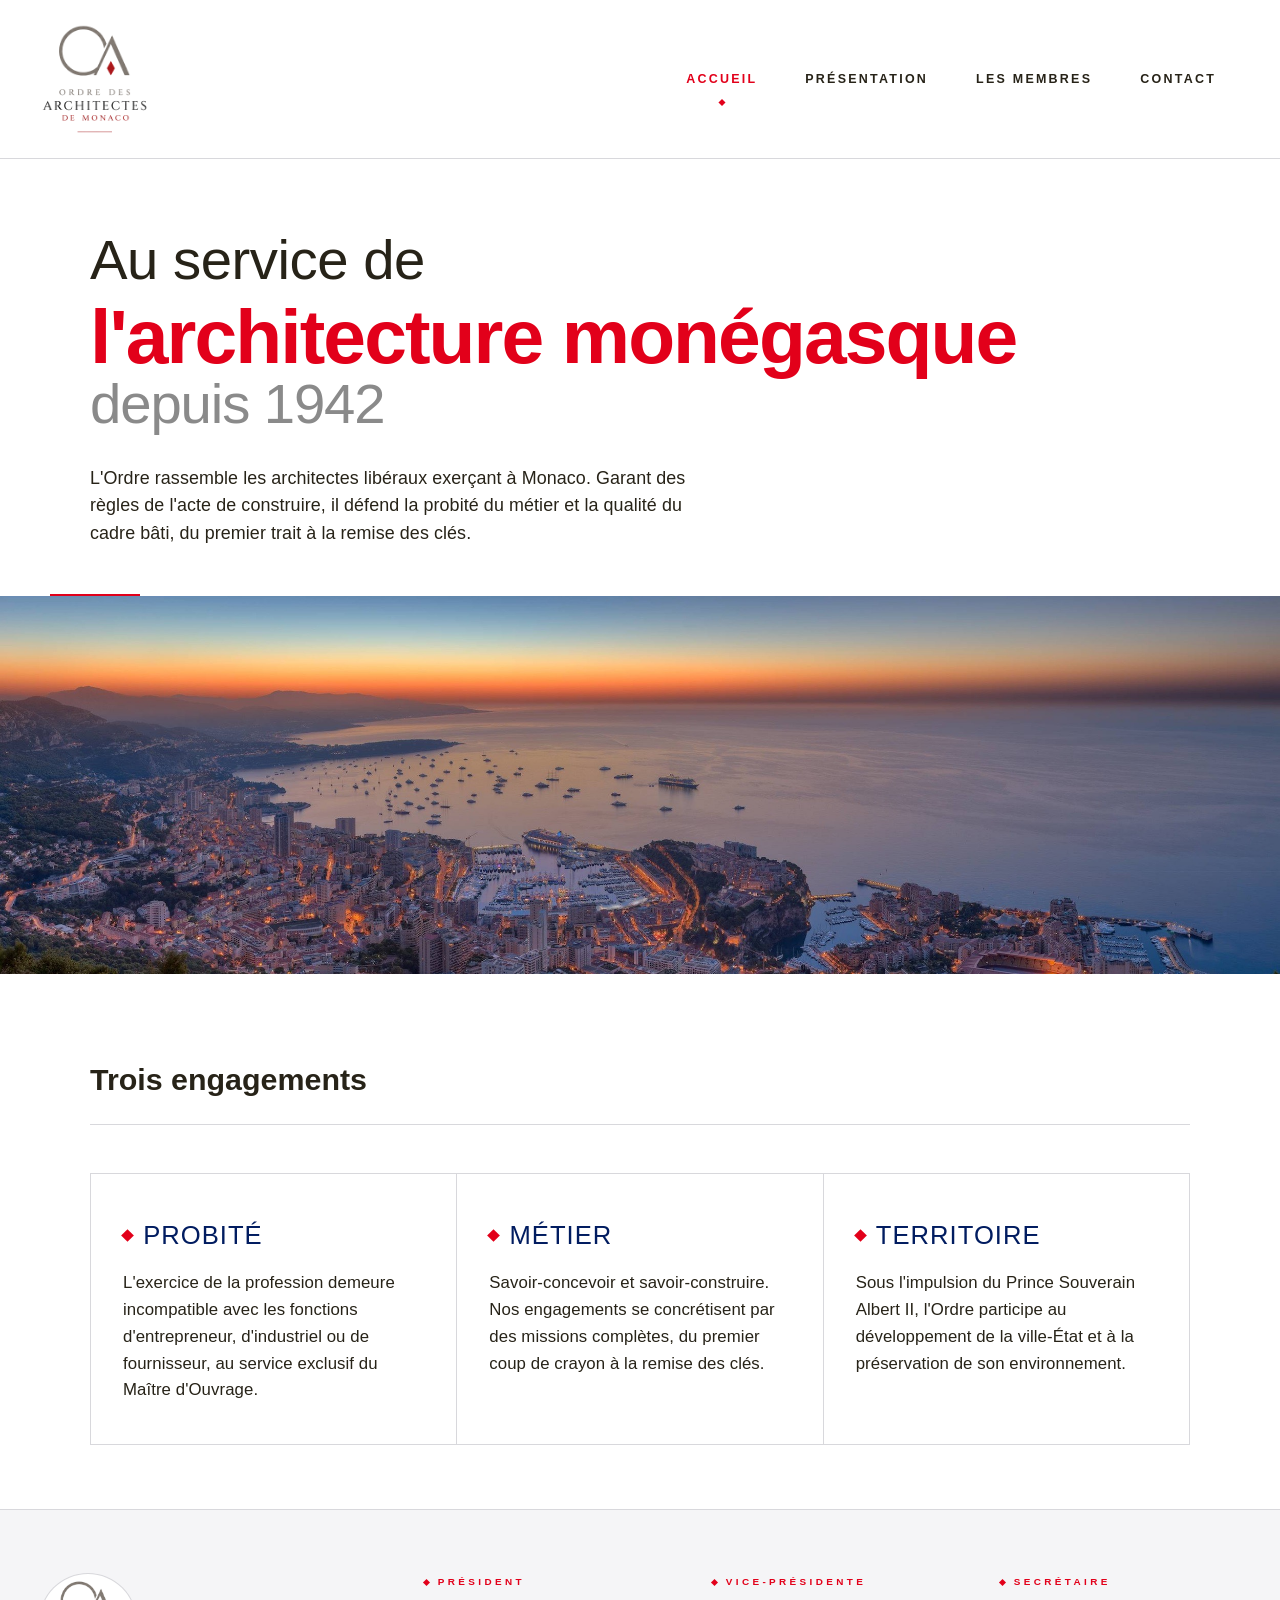
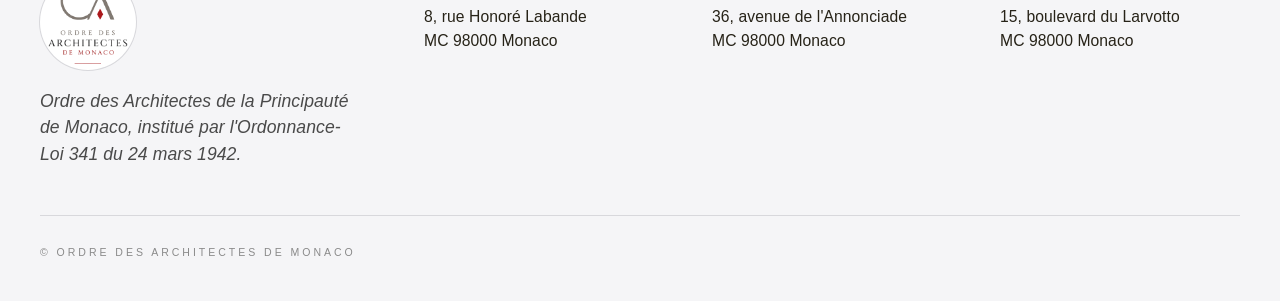
<file: index.html>
<!doctype html>
<html lang="fr">
<head>
  <meta charset="utf-8" />
  <meta name="viewport" content="width=device-width, initial-scale=1" />
  <title>Ordre des Architectes de Monaco</title>
  <meta name="description" content="Conseil de l'Ordre des Architectes de la Principauté de Monaco, institué par l'Ordonnance-Loi 341 du 24 mars 1942." />
  <link rel="icon" type="image/png" href="images/logo.png" />
  <link rel="stylesheet" href="styles.css" />
</head>
<body>

  <header class="site-header">
    <div class="header-inner">
      <a href="index.html" class="header-logo" aria-label="Accueil · Ordre des Architectes de Monaco">
        <img src="images/logo.png" alt="Logo de l'Ordre des Architectes de Monaco">
      </a>
      <nav class="site-nav" aria-label="Navigation principale">
        <ul>
          <li><a href="index.html" class="is-active">Accueil</a></li>
          <li><a href="presentation.html">Présentation</a></li>
          <li><a href="membres.html">Les Membres</a></li>
          <li><a href="contact.html">Contact</a></li>
        </ul>
      </nav>
    </div>
  </header>

  <main>

    <!-- HERO ============================================ -->
    <section class="home-hero">
      <div class="home-hero__inner">
        <h1 class="home-hero__title">
          <span class="home-hero__title-line1">Au service de</span>
          <span class="home-hero__title-line2">l'architecture monégasque</span>
          <span class="home-hero__title-since">depuis 1942</span>
        </h1>
        <p class="home-hero__lede">
          L'Ordre rassemble les architectes libéraux exerçant à Monaco. Garant des règles de l'acte de construire, il défend la probité du métier et la qualité du cadre bâti, du premier trait à la remise des clés.
        </p>
      </div>
      <figure class="home-hero__image">
        <img src="images/hero-monaco.jpg" alt="Vue de la Principauté de Monaco au crépuscule">
      </figure>
    </section>

    <!-- PILLARS ============================================ -->
    <section class="home-pillars">
      <header class="section-head">
        <h2 class="section-head__title">Trois&nbsp;engagements</h2>
      </header>

      <div class="pillar-grid">
        <article class="pillar">
          <h3 class="pillar__title"><span class="pillar__mark" aria-hidden="true"></span>Probité</h3>
          <p class="pillar__body">L'exercice de la profession demeure incompatible avec les fonctions d'entrepreneur, d'industriel ou de fournisseur, au service exclusif du Maître d'Ouvrage.</p>
        </article>

        <article class="pillar">
          <h3 class="pillar__title"><span class="pillar__mark" aria-hidden="true"></span>Métier</h3>
          <p class="pillar__body">Savoir-concevoir et savoir-construire. Nos engagements se concrétisent par des missions complètes, du premier coup de crayon à la remise des clés.</p>
        </article>

        <article class="pillar">
          <h3 class="pillar__title"><span class="pillar__mark" aria-hidden="true"></span>Territoire</h3>
          <p class="pillar__body">Sous l'impulsion du Prince Souverain Albert&nbsp;II, l'Ordre participe au développement de la ville-État et à la préservation de son environnement.</p>
        </article>
      </div>
    </section>

  </main>

  <footer class="site-footer">
    <div class="footer-inner">
      <div class="footer-grid">
        <div class="footer-brand">
          <span class="footer-brand__logo"><img src="images/logo.png" alt="Logo de l'Ordre des Architectes de Monaco"></span>
          Ordre des Architectes de la Principauté de Monaco, institué par l'Ordonnance-Loi 341 du 24 mars 1942.
        </div>
        <div class="footer-block">
          <h5>Président</h5>
          <p>8, rue Honoré Labande<br>MC&nbsp;98000 Monaco</p>
        </div>
        <div class="footer-block">
          <h5>Vice-présidente</h5>
          <p>36, avenue de l'Annonciade<br>MC&nbsp;98000 Monaco</p>
        </div>
        <div class="footer-block">
          <h5>Secrétaire</h5>
          <p>15, boulevard du Larvotto<br>MC&nbsp;98000 Monaco</p>
        </div>
      </div>
      <div class="footer-base">
        <span>© Ordre des Architectes de Monaco</span>
      </div>
    </div>
  </footer>

</body>
</html>
</file>
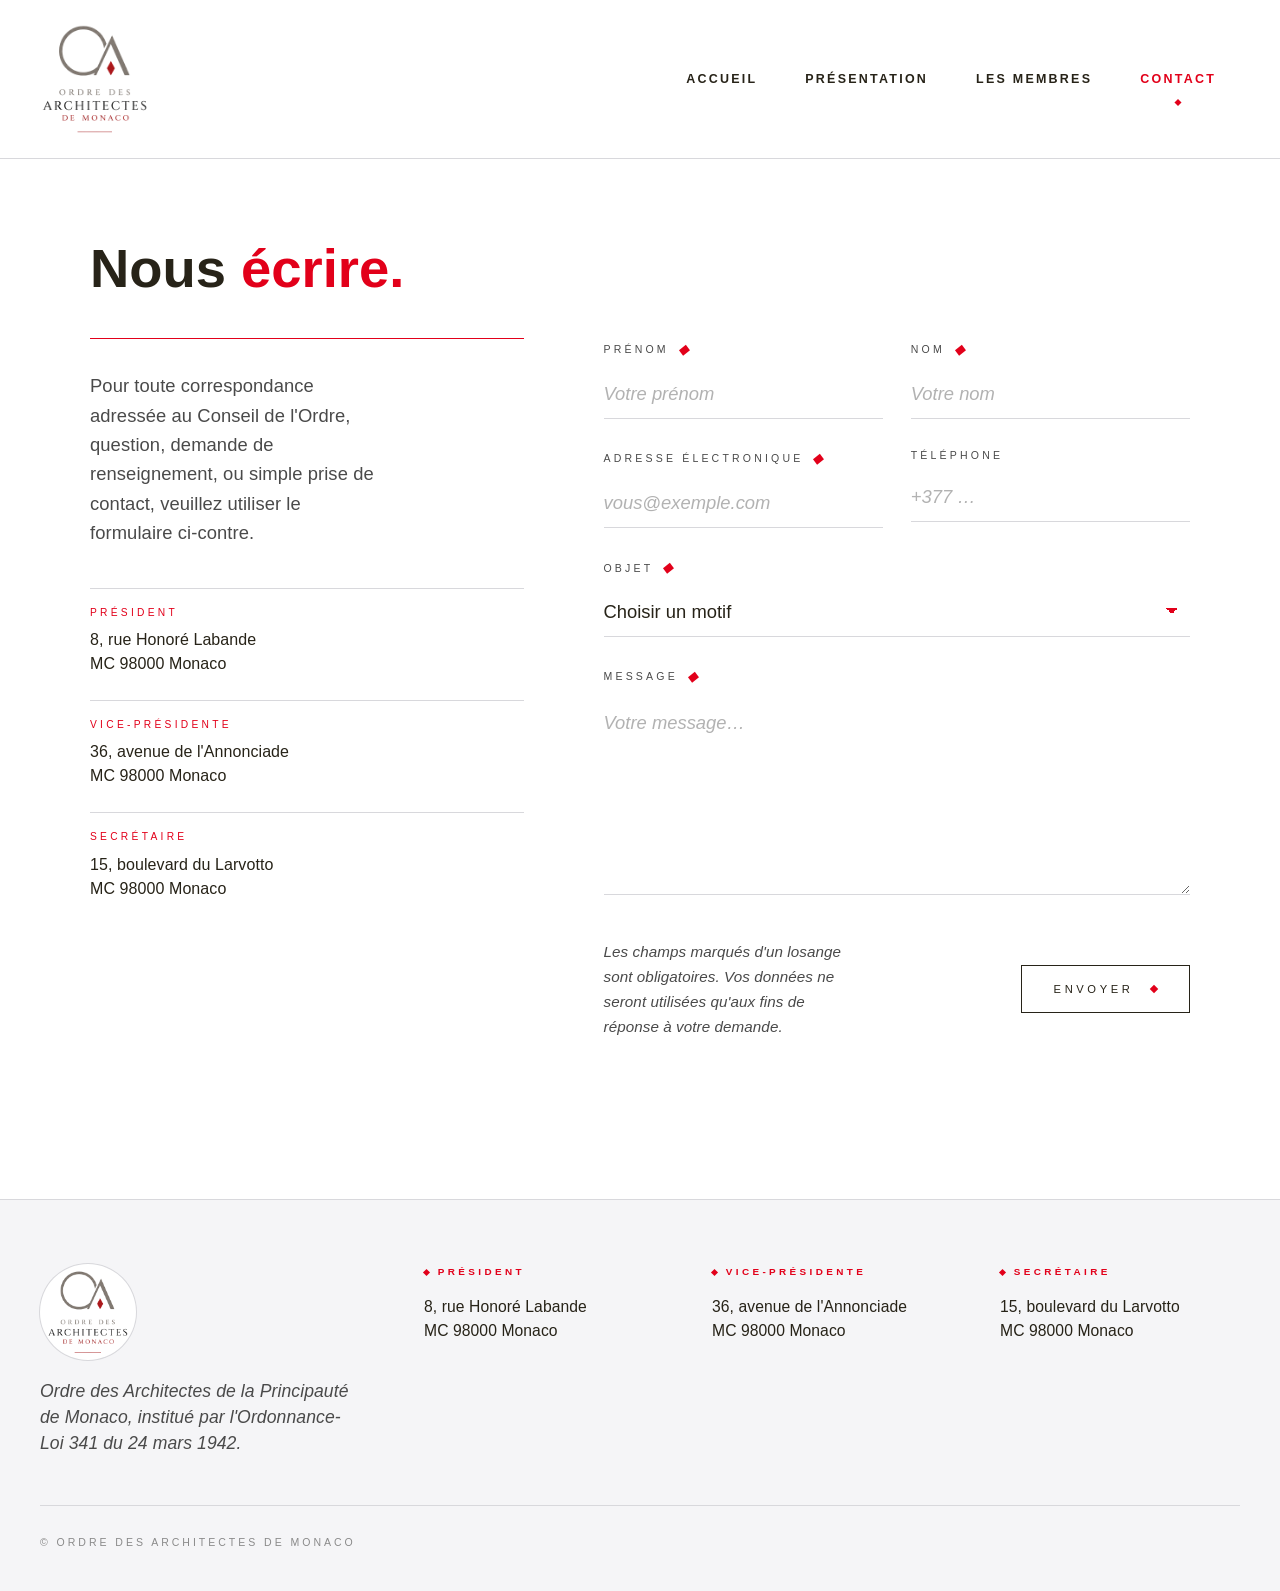
<file: contact.html>
<!doctype html>
<html lang="fr">
<head>
  <meta charset="utf-8" />
  <meta name="viewport" content="width=device-width, initial-scale=1" />
  <title>Contact · Ordre des Architectes de Monaco</title>
  <link rel="icon" type="image/png" href="images/logo.png" />
  <link rel="stylesheet" href="styles.css" />
</head>
<body>

  <header class="site-header">
    <div class="header-inner">
      <a href="index.html" class="header-logo" aria-label="Accueil · Ordre des Architectes de Monaco">
        <img src="images/logo.png" alt="Logo de l'Ordre des Architectes de Monaco">
      </a>
      <nav class="site-nav" aria-label="Navigation principale">
        <ul>
          <li><a href="index.html">Accueil</a></li>
          <li><a href="presentation.html">Présentation</a></li>
          <li><a href="membres.html">Les Membres</a></li>
          <li><a href="contact.html" class="is-active">Contact</a></li>
        </ul>
      </nav>
    </div>
  </header>

  <main>
    <article class="page">

      <header>
        <h1 class="page-title">Nous <em>écrire.</em></h1>
      </header>

      <section class="contact">

        <aside class="contact__aside">
          <p>Pour toute correspondance adressée au Conseil de l'Ordre, question, demande de renseignement, ou simple prise de contact, veuillez utiliser le formulaire ci-contre.</p>

          <ul class="contact-coords">
            <li>
              <h4>Président</h4>
              <p>8, rue Honoré Labande<br>MC&nbsp;98000 Monaco</p>
            </li>
            <li>
              <h4>Vice-présidente</h4>
              <p>36, avenue de l'Annonciade<br>MC&nbsp;98000 Monaco</p>
            </li>
            <li>
              <h4>Secrétaire</h4>
              <p>15, boulevard du Larvotto<br>MC&nbsp;98000 Monaco</p>
            </li>
          </ul>
        </aside>

        <form class="form" action="#" method="post" novalidate>

          <div class="field--inline">
            <div class="field">
              <label for="prenom">Prénom <span class="req" aria-hidden="true">◆</span></label>
              <input class="input" type="text" id="prenom" name="prenom" placeholder="Votre prénom" required>
            </div>
            <div class="field">
              <label for="nom">Nom <span class="req" aria-hidden="true">◆</span></label>
              <input class="input" type="text" id="nom" name="nom" placeholder="Votre nom" required>
            </div>
          </div>

          <div class="field--inline">
            <div class="field">
              <label for="email">Adresse électronique <span class="req" aria-hidden="true">◆</span></label>
              <input class="input" type="email" id="email" name="email" placeholder="vous@exemple.com" required>
            </div>
            <div class="field">
              <label for="telephone">Téléphone</label>
              <input class="input" type="tel" id="telephone" name="telephone" placeholder="+377 …">
            </div>
          </div>

          <div class="field">
            <label for="objet">Objet <span class="req" aria-hidden="true">◆</span></label>
            <select class="select" id="objet" name="objet" required>
              <option value="" disabled selected>Choisir un motif</option>
              <option value="renseignement">Demande de renseignement</option>
              <option value="projet">Projet en Principauté</option>
              <option value="presse">Presse &amp; communication</option>
              <option value="autre">Autre</option>
            </select>
          </div>

          <div class="field">
            <label for="message">Message <span class="req" aria-hidden="true">◆</span></label>
            <textarea class="textarea" id="message" name="message" rows="6" placeholder="Votre message…" required></textarea>
          </div>

          <div class="form__actions">
            <p class="form__notice">Les champs marqués d'un losange sont obligatoires. Vos données ne seront utilisées qu'aux fins de réponse à votre demande.</p>
            <button class="btn" type="submit">
              Envoyer
            </button>
          </div>

        </form>

      </section>

    </article>
  </main>

  <footer class="site-footer">
    <div class="footer-inner">
      <div class="footer-grid">
        <div class="footer-brand">
          <span class="footer-brand__logo"><img src="images/logo.png" alt="Logo de l'Ordre des Architectes de Monaco"></span>
          Ordre des Architectes de la Principauté de Monaco, institué par l'Ordonnance-Loi 341 du 24 mars 1942.
        </div>
        <div class="footer-block">
          <h5>Président</h5>
          <p>8, rue Honoré Labande<br>MC&nbsp;98000 Monaco</p>
        </div>
        <div class="footer-block">
          <h5>Vice-présidente</h5>
          <p>36, avenue de l'Annonciade<br>MC&nbsp;98000 Monaco</p>
        </div>
        <div class="footer-block">
          <h5>Secrétaire</h5>
          <p>15, boulevard du Larvotto<br>MC&nbsp;98000 Monaco</p>
        </div>
      </div>
      <div class="footer-base">
        <span>© Ordre des Architectes de Monaco</span>
      </div>
    </div>
  </footer>

</body>
</html>
</file>
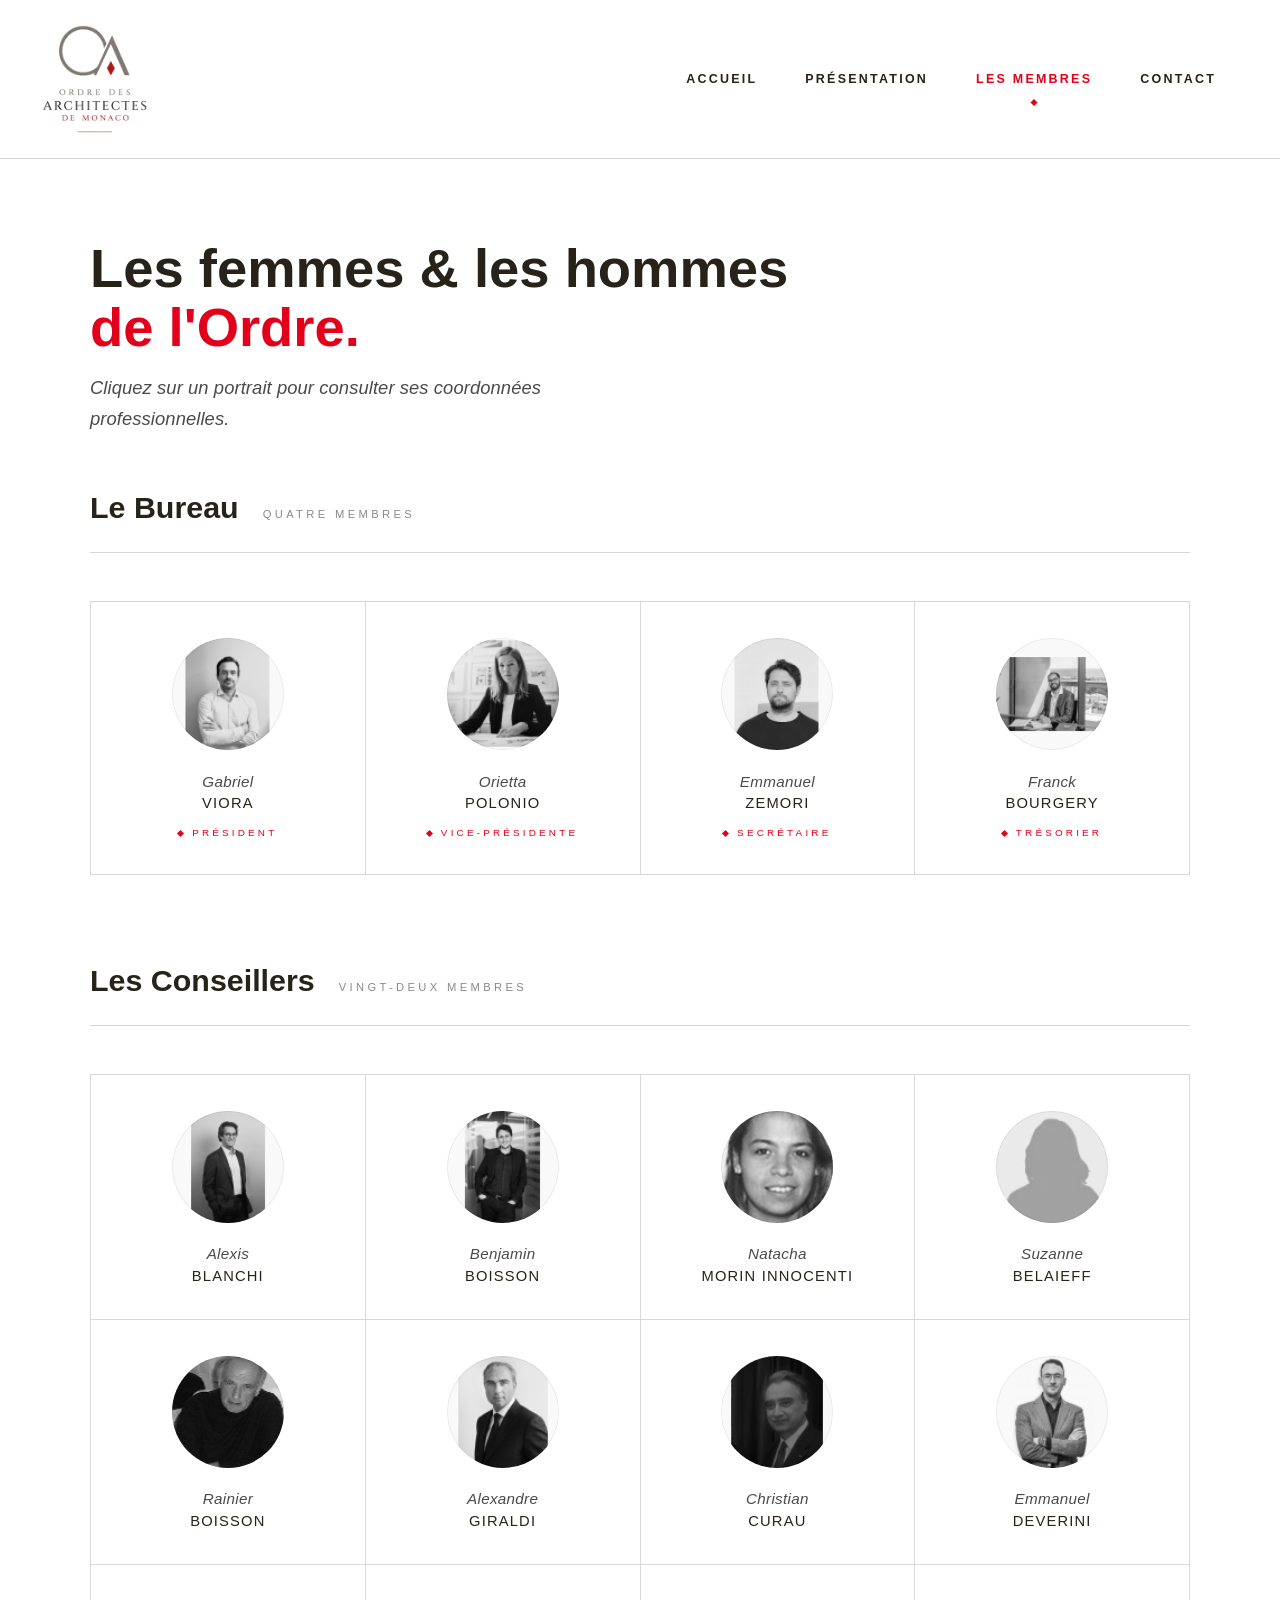
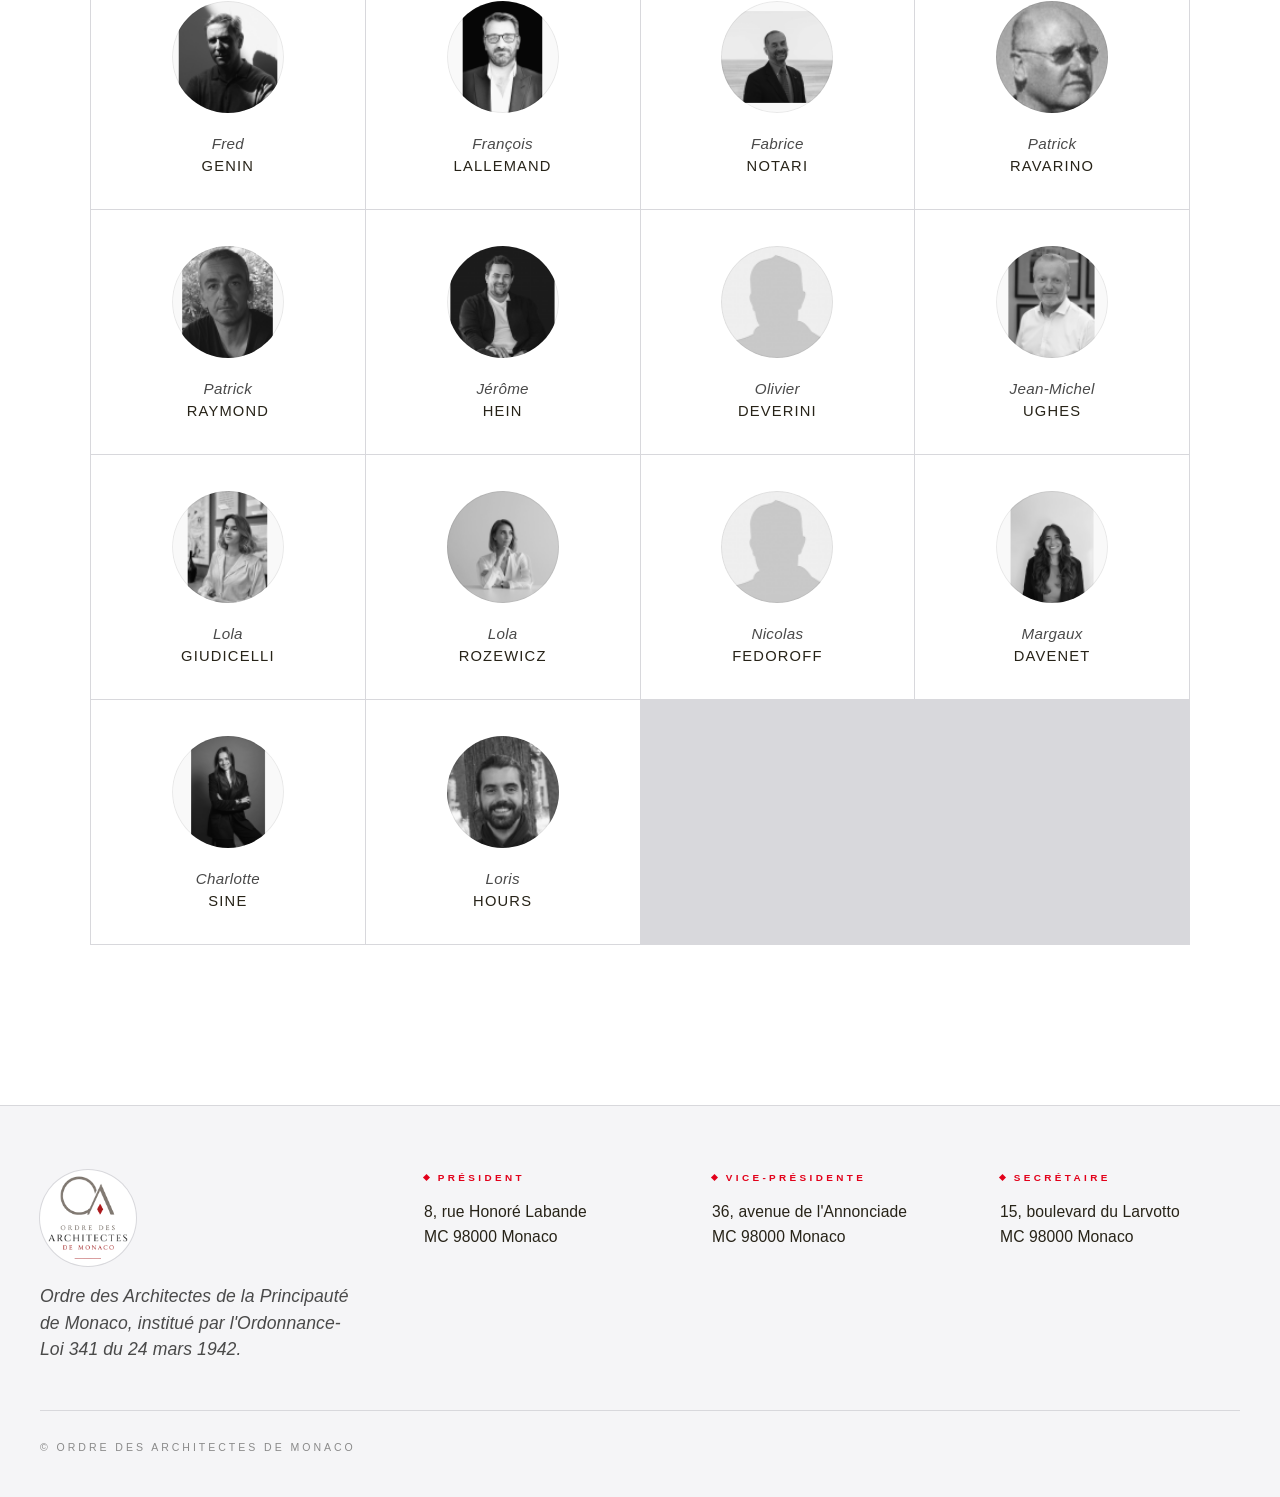
<file: membres.html>
<!doctype html>
<html lang="fr">
<head>
  <meta charset="utf-8" />
  <meta name="viewport" content="width=device-width, initial-scale=1" />
  <title>Les Membres · Ordre des Architectes de Monaco</title>
  <link rel="icon" type="image/png" href="images/logo.png" />
  <link rel="stylesheet" href="styles.css" />
</head>
<body>

  <header class="site-header">
    <div class="header-inner">
      <a href="index.html" class="header-logo" aria-label="Accueil · Ordre des Architectes de Monaco">
        <img src="images/logo.png" alt="Logo de l'Ordre des Architectes de Monaco">
      </a>
      <nav class="site-nav" aria-label="Navigation principale">
        <ul>
          <li><a href="index.html">Accueil</a></li>
          <li><a href="presentation.html">Présentation</a></li>
          <li><a href="membres.html" class="is-active">Les Membres</a></li>
          <li><a href="contact.html">Contact</a></li>
        </ul>
      </nav>
    </div>
  </header>

  <main>
    <article class="page">

      <header>
        <h1 class="page-title">Les femmes &amp; les hommes <em>de l'Ordre.</em></h1>
        <p class="page-lede">Cliquez sur un portrait pour consulter ses coordonnées professionnelles.</p>
      </header>

      <section class="members-section">
        <header class="section-head">
          <h2 class="section-head__title">Le&nbsp;Bureau</h2>
          <span class="section-head__count">Quatre&nbsp;membres</span>
        </header>

        <ul class="member-grid">

          <li><button class="member" type="button" data-panel="panel-viora">
            <div class="member__portrait"><img src="images/viora.jpg" alt="Portrait de Gabriel Viora" loading="lazy"></div>
            <p class="member__name"><span class="given">Gabriel</span><strong>Viora</strong></p>
            <span class="member__role">Président</span>
          </button></li>

          <li><button class="member" type="button" data-panel="panel-polonio">
            <div class="member__portrait"><img src="images/polonio.jpg" alt="Portrait de Orietta Polonio" loading="lazy"></div>
            <p class="member__name"><span class="given">Orietta</span><strong>Polonio</strong></p>
            <span class="member__role">Vice-présidente</span>
          </button></li>

          <li><button class="member" type="button" data-panel="panel-zemori">
            <div class="member__portrait"><img src="images/zemori.jpg" alt="Portrait d'Emmanuel Zemori" loading="lazy"></div>
            <p class="member__name"><span class="given">Emmanuel</span><strong>Zemori</strong></p>
            <span class="member__role">Secrétaire</span>
          </button></li>

          <li><button class="member" type="button" data-panel="panel-bourgery">
            <div class="member__portrait"><img src="images/bourgery.jpg" alt="Portrait de Franck Bourgery" loading="lazy"></div>
            <p class="member__name"><span class="given">Franck</span><strong>Bourgery</strong></p>
            <span class="member__role">Trésorier</span>
          </button></li>

        </ul>
      </section>

      <section class="members-section">
        <header class="section-head">
          <h2 class="section-head__title">Les&nbsp;Conseillers</h2>
          <span class="section-head__count">Vingt-deux&nbsp;membres</span>
        </header>

        <ul class="member-grid">

          <li><button class="member" type="button" data-panel="panel-blanchi">
            <div class="member__portrait"><img src="images/blanchi.jpg" alt="Portrait d'Alexis Blanchi" loading="lazy"></div>
            <p class="member__name"><span class="given">Alexis</span><strong>Blanchi</strong></p>
          </button></li>

          <li><button class="member" type="button" data-panel="panel-boisson-benjamin">
            <div class="member__portrait"><img src="images/boisson-benjamin.png" alt="Portrait de Benjamin Boisson" loading="lazy"></div>
            <p class="member__name"><span class="given">Benjamin</span><strong>Boisson</strong></p>
          </button></li>

          <li><button class="member" type="button" data-panel="panel-morin-innocenti">
            <div class="member__portrait"><img src="images/morin-innocenti.jpg" alt="Portrait de Natacha Morin Innocenti" loading="lazy"></div>
            <p class="member__name"><span class="given">Natacha</span><strong>Morin Innocenti</strong></p>
          </button></li>

          <li><button class="member" type="button" data-panel="panel-belaieff">
            <div class="member__portrait"><img src="images/belaieff.jpg" alt="Portrait de Suzanne Belaieff" loading="lazy"></div>
            <p class="member__name"><span class="given">Suzanne</span><strong>Belaieff</strong></p>
          </button></li>

          <li><button class="member" type="button" data-panel="panel-boisson-rainier">
            <div class="member__portrait"><img src="images/boisson-rainier.jpg" alt="Portrait de Rainier Boisson" loading="lazy"></div>
            <p class="member__name"><span class="given">Rainier</span><strong>Boisson</strong></p>
          </button></li>

          <li><button class="member" type="button" data-panel="panel-giraldi">
            <div class="member__portrait"><img src="images/giraldi.jpg" alt="Portrait d'Alexandre Giraldi" loading="lazy"></div>
            <p class="member__name"><span class="given">Alexandre</span><strong>Giraldi</strong></p>
          </button></li>

          <li><button class="member" type="button" data-panel="panel-curau">
            <div class="member__portrait"><img src="images/curau.jpg" alt="Portrait de Christian Curau" loading="lazy"></div>
            <p class="member__name"><span class="given">Christian</span><strong>Curau</strong></p>
          </button></li>

          <li><button class="member" type="button" data-panel="panel-deverini-emmanuel">
            <div class="member__portrait"><img src="images/deverini-emmanuel.jpg" alt="Portrait d'Emmanuel Deverini" loading="lazy"></div>
            <p class="member__name"><span class="given">Emmanuel</span><strong>Deverini</strong></p>
          </button></li>

          <li><button class="member" type="button" data-panel="panel-genin">
            <div class="member__portrait"><img src="images/genin.jpg" alt="Portrait de Fred Genin" loading="lazy"></div>
            <p class="member__name"><span class="given">Fred</span><strong>Genin</strong></p>
          </button></li>

          <li><button class="member" type="button" data-panel="panel-lallemand">
            <div class="member__portrait"><img src="images/lallemand.jpg" alt="Portrait de François Lallemand" loading="lazy"></div>
            <p class="member__name"><span class="given">François</span><strong>Lallemand</strong></p>
          </button></li>

          <li><button class="member" type="button" data-panel="panel-notari">
            <div class="member__portrait"><img src="images/notari.jpg" alt="Portrait de Fabrice Notari" loading="lazy"></div>
            <p class="member__name"><span class="given">Fabrice</span><strong>Notari</strong></p>
          </button></li>

          <li><button class="member" type="button" data-panel="panel-ravarino">
            <div class="member__portrait"><img src="images/ravarino.jpg" alt="Portrait de Patrick Ravarino" loading="lazy"></div>
            <p class="member__name"><span class="given">Patrick</span><strong>Ravarino</strong></p>
          </button></li>

          <li><button class="member" type="button" data-panel="panel-raymond">
            <div class="member__portrait"><img src="images/raymond.jpg" alt="Portrait de Patrick Raymond" loading="lazy"></div>
            <p class="member__name"><span class="given">Patrick</span><strong>Raymond</strong></p>
          </button></li>

          <li><button class="member" type="button" data-panel="panel-hein">
            <div class="member__portrait"><img src="images/hein.jpg" alt="Portrait de Jérôme Hein" loading="lazy"></div>
            <p class="member__name"><span class="given">Jérôme</span><strong>Hein</strong></p>
          </button></li>

          <li><button class="member" type="button" data-panel="panel-deverini-olivier">
            <div class="member__portrait"><img src="images/deverini-olivier.png" alt="Portrait d'Olivier Deverini" loading="lazy"></div>
            <p class="member__name"><span class="given">Olivier</span><strong>Deverini</strong></p>
          </button></li>

          <li><button class="member" type="button" data-panel="panel-ughes">
            <div class="member__portrait"><img src="images/ughes.jpg" alt="Portrait de Jean-Michel Ughes" loading="lazy"></div>
            <p class="member__name"><span class="given">Jean-Michel</span><strong>Ughes</strong></p>
          </button></li>

          <li><button class="member" type="button" data-panel="panel-giudicelli">
            <div class="member__portrait"><img src="images/giudicelli.jpg" alt="Portrait de Lola Giudicelli" loading="lazy"></div>
            <p class="member__name"><span class="given">Lola</span><strong>Giudicelli</strong></p>
          </button></li>

          <li><button class="member" type="button" data-panel="panel-rozewicz">
            <div class="member__portrait"><img src="images/rozewicz.jpg" alt="Portrait de Lola Rozewicz" loading="lazy"></div>
            <p class="member__name"><span class="given">Lola</span><strong>Rozewicz</strong></p>
          </button></li>

          <li><button class="member" type="button" data-panel="panel-fedoroff">
            <div class="member__portrait"><img src="images/deverini-olivier.png" alt="Portrait de Nicolas Fedoroff" loading="lazy"></div>
            <p class="member__name"><span class="given">Nicolas</span><strong>Fedoroff</strong></p>
          </button></li>

          <li><button class="member" type="button" data-panel="panel-davenet">
            <div class="member__portrait"><img src="images/davenet.jpg" alt="Portrait de Margaux Davenet" loading="lazy"></div>
            <p class="member__name"><span class="given">Margaux</span><strong>Davenet</strong></p>
          </button></li>

          <li><button class="member" type="button" data-panel="panel-sine">
            <div class="member__portrait"><img src="images/sine.jpg" alt="Portrait de Charlotte Sine" loading="lazy"></div>
            <p class="member__name"><span class="given">Charlotte</span><strong>Sine</strong></p>
          </button></li>

          <li><button class="member" type="button" data-panel="panel-hours">
            <div class="member__portrait"><img src="images/hours.jpg" alt="Portrait de Loris Hours" loading="lazy"></div>
            <p class="member__name"><span class="given">Loris</span><strong>Hours</strong></p>
          </button></li>

        </ul>
      </section>

    </article>
  </main>

  <!-- Modal shell ============================================ -->
  <div class="modal" id="member-modal" role="dialog" aria-modal="true" aria-labelledby="member-modal-title" hidden>
    <div class="modal__backdrop" data-modal-close></div>
    <div class="modal__dialog" role="document">
      <button class="modal__close" type="button" aria-label="Fermer" data-modal-close>
        <span aria-hidden="true">×</span>
      </button>
      <div class="modal__content" id="member-modal-content">
        <!-- panel content cloned here on open -->
      </div>
    </div>
  </div>

  <!-- Hidden detail panels: cloned into the modal on click ==== -->
  <div class="member-panels" hidden aria-hidden="true">
<div class="member-panel" id="panel-viora" hidden>
  <div class="member-panel__inner">
    <div class="member-panel__portrait"><img src="images/viora.jpg" alt="Portrait de Gabriel VIORA"></div>
    <div class="member-panel__body">
      <h3 class="member-panel__name"><span class="given">Gabriel</span><strong>Viora</strong></h3>
      <p class="member-panel__role">Président</p>
      <dl class="member-panel__list">
        <div><dt>Date de début d’exercice</dt><dd>2000</dd></div>
        <div><dt>Adresse professionnelle</dt><dd>« Villa Les Pins - Bloc B »<br>8, Rue Honoré Labande<br>MC 98000 - MONACO</dd></div>
        <div><dt>Téléphone</dt><dd><a href="tel:+37797703270">00377 97 70 32 70</a></dd></div>
        <div><dt>Courriel</dt><dd><a href="mailto:gabriel.viora@architecteviora.com">gabriel.viora@architecteviora.com</a></dd></div>
        <div><dt>Site web</dt><dd><a href="http://www.architecteviora.com" target="_blank" rel="noopener">www.architecteviora.com</a></dd></div>
      </dl>
    </div>
  </div>
</div>
<div class="member-panel" id="panel-polonio" hidden>
  <div class="member-panel__inner">
    <div class="member-panel__portrait"><img src="images/polonio.jpg" alt="Portrait de Orietta POLONIO"></div>
    <div class="member-panel__body">
      <h3 class="member-panel__name"><span class="given">Orietta</span><strong>Polonio</strong></h3>
      <p class="member-panel__role">Vice-présidente</p>
      <dl class="member-panel__list">
        <div><dt>Date de début d’exercice</dt><dd>2014</dd></div>
        <div><dt>Adresse professionnelle</dt><dd>Atelier VII. Architecture<br>« Tour Odeon »<br>36, avenue de l’Annonciade<br>MC 98000 - Monaco</dd></div>
        <div><dt>Téléphone</dt><dd><a href="tel:+37797700693">00377 97 70 06 93</a></dd></div>
        <div><dt>Courriel</dt><dd><a href="mailto:atelier7architecture@monaco.mc">atelier7architecture@monaco.mc</a></dd></div>
        <div><dt>Site web</dt><dd><a href="https://atelier7monaco.com/" target="_blank" rel="noopener">atelier7monaco.com</a></dd></div>
      </dl>
    </div>
  </div>
</div>
<div class="member-panel" id="panel-zemori" hidden>
  <div class="member-panel__inner">
    <div class="member-panel__portrait"><img src="images/zemori.jpg" alt="Portrait de Emmanuel ZEMORI"></div>
    <div class="member-panel__body">
      <h3 class="member-panel__name"><span class="given">Emmanuel</span><strong>Zemori</strong></h3>
      <p class="member-panel__role">Secrétaire</p>
      <dl class="member-panel__list">
        <div><dt>Date de début d’exercice</dt><dd>2025</dd></div>
        <div><dt>Adresse professionnelle</dt><dd>« Le San Juan »<br>15 bd du Larvotto<br>MC 98000 - MONACO</dd></div>
        <div><dt>Téléphone</dt><dd><a href="tel:+37793253038">+377 93 25 30 38</a></dd></div>
        <div><dt>Courriel</dt><dd><a href="mailto:contact@ze-architecture.com">contact@ze-architecture.com</a></dd></div>
        <div><dt>Site web</dt><dd><a href="https://www.ze-architecture.com" target="_blank" rel="noopener">www.ze-architecture.com</a></dd></div>
      </dl>
    </div>
  </div>
</div>
<div class="member-panel" id="panel-bourgery" hidden>
  <div class="member-panel__inner">
    <div class="member-panel__portrait"><img src="images/bourgery.jpg" alt="Portrait de Franck BOURGERY"></div>
    <div class="member-panel__body">
      <h3 class="member-panel__name"><span class="given">Franck</span><strong>Bourgery</strong></h3>
      <p class="member-panel__role">Trésorier</p>
      <dl class="member-panel__list">
        <div><dt>Date de début d’exercice</dt><dd>2014</dd></div>
        <div><dt>Adresse professionnelle</dt><dd>« Monte Carlo View »<br>8, Avenue Hector Otto<br>MC 98000 - MONACO</dd></div>
        <div><dt>Téléphone</dt><dd><a href="tel:+37797770344">00377 97 77 03 44</a></dd></div>
        <div><dt>Courriel</dt><dd><a href="mailto:contact@barchitectes.com">contact@barchitectes.com</a></dd></div>
        <div><dt>Site web</dt><dd><a href="http://www.barchitectes.com" target="_blank" rel="noopener">www.barchitectes.com</a></dd></div>
      </dl>
    </div>
  </div>
</div>
<div class="member-panel" id="panel-blanchi" hidden>
  <div class="member-panel__inner">
    <div class="member-panel__portrait"><img src="images/blanchi.jpg" alt="Portrait de Alexis BLANCHI"></div>
    <div class="member-panel__body">
      <h3 class="member-panel__name"><span class="given">Alexis</span><strong>Blanchi</strong></h3>
      <dl class="member-panel__list">
        <div><dt>Date de début d’exercice</dt><dd>2003</dd></div>
        <div><dt>Adresse professionnelle</dt><dd>« Le Grand Palais »<br>2, Boulevard d’Italie<br>MC 98000 - MONACO</dd></div>
        <div><dt>Téléphone</dt><dd><a href="tel:+37797981888">00377 97 98 18 88</a></dd></div>
        <div><dt>Courriel</dt><dd><a href="mailto:contact@abarchitecture.mc">contact@abarchitecture.mc</a></dd></div>
        <div><dt>Site web</dt><dd><a href="http://www.abarchitecture.mc" target="_blank" rel="noopener">www.abarchitecture.mc</a></dd></div>
      </dl>
    </div>
  </div>
</div>
<div class="member-panel" id="panel-boisson-benjamin" hidden>
  <div class="member-panel__inner">
    <div class="member-panel__portrait"><img src="images/boisson-benjamin.png" alt="Portrait de BOISSON Benjamin"></div>
    <div class="member-panel__body">
      <h3 class="member-panel__name"><span class="given">Benjamin</span><strong>Boisson</strong></h3>
      <dl class="member-panel__list">
        <div><dt>Date de début d’exercice</dt><dd>2021</dd></div>
        <div><dt>Adresse professionnelle</dt><dd>ABBA<br>38, rue Grimaldi<br>MC 98000 - MONACO</dd></div>
        <div><dt>Téléphone</dt><dd><a href="tel:+33678639296">+336 78 63 92 96</a></dd></div>
        <div><dt>Courriel</dt><dd><a href="mailto:contact@abba.mc">contact@abba.mc</a></dd></div>
        <div><dt>Site web</dt><dd><a href="https://www.abba.mc/" target="_blank" rel="noopener">www.abba.mc</a></dd></div>
      </dl>
    </div>
  </div>
</div>
<div class="member-panel" id="panel-morin-innocenti" hidden>
  <div class="member-panel__inner">
    <div class="member-panel__portrait"><img src="images/morin-innocenti.jpg" alt="Portrait de Natacha MORIN INNOCENTI"></div>
    <div class="member-panel__body">
      <h3 class="member-panel__name"><span class="given">Natacha</span><strong>Morin Innocenti</strong></h3>
      <dl class="member-panel__list">
        <div><dt>Date de début d’exercice</dt><dd>2006</dd></div>
        <div><dt>Adresse professionnelle</dt><dd>Atelier MORIN-INNOCENTI<br>« Les jardins d’Apolline »<br>1 Promenade Honoré II - BLOC B - B305<br>MC 98000 - MONACO</dd></div>
        <div><dt>Téléphone</dt><dd><a href="tel:+37793251765">00377 93 25 17 65</a></dd></div>
        <div><dt>Courriel</dt><dd><a href="mailto:nmi@nmi.architectes.mc">nmi@nmi.architectes.mc</a></dd></div>
        <div><dt>Site web</dt><dd><a href="http://architecte-morin.com/" target="_blank" rel="noopener">architecte-morin.com</a></dd></div>
      </dl>
    </div>
  </div>
</div>
<div class="member-panel" id="panel-belaieff" hidden>
  <div class="member-panel__inner">
    <div class="member-panel__portrait"><img src="images/belaieff.jpg" alt="Portrait de Suzanne BELAIEFF"></div>
    <div class="member-panel__body">
      <h3 class="member-panel__name"><span class="given">Suzanne</span><strong>Belaieff</strong></h3>
      <dl class="member-panel__list">
        <div><dt>Date de début d’exercice</dt><dd>1975</dd></div>
        <div><dt>Adresse professionnelle</dt><dd>Cabinet BELAIEFF<br>15, rue princesse Caroline<br>MC 98000 - MONACO</dd></div>
        <div><dt>Téléphone</dt><dd><a href="tel:+33607930565">+336 07 93 05 65</a></dd></div>
        <div><dt>Courriel</dt><dd><a href="mailto:archi@belaieff.com">archi@belaieff.com</a></dd></div>
      </dl>
    </div>
  </div>
</div>
<div class="member-panel" id="panel-boisson-rainier" hidden>
  <div class="member-panel__inner">
    <div class="member-panel__portrait"><img src="images/boisson-rainier.jpg" alt="Portrait de Rainier BOISSON"></div>
    <div class="member-panel__body">
      <h3 class="member-panel__name"><span class="given">Rainier</span><strong>Boisson</strong></h3>
      <dl class="member-panel__list">
        <div><dt>Date de début d’exercice</dt><dd>1976</dd></div>
        <div><dt>Adresse professionnelle</dt><dd>31, Rue du Portier<br>MC 98000 - MONACO</dd></div>
        <div><dt>Téléphone</dt><dd><a href="tel:+37793509021">00377 93 50 90 21</a></dd></div>
        <div><dt>Courriel</dt><dd><a href="mailto:info@rboisson.architectes.mc">info@rboisson.architectes.mc</a></dd></div>
        <div><dt>Site web</dt><dd><a href="http://www.rboisson.architectes.mc/" target="_blank" rel="noopener">www.rboisson.architectes.mc</a></dd></div>
      </dl>
    </div>
  </div>
</div>
<div class="member-panel" id="panel-giraldi" hidden>
  <div class="member-panel__inner">
    <div class="member-panel__portrait"><img src="images/giraldi.jpg" alt="Portrait de Alexandre GIRALDI"></div>
    <div class="member-panel__body">
      <h3 class="member-panel__name"><span class="given">Alexandre</span><strong>Giraldi</strong></h3>
      <dl class="member-panel__list">
        <div><dt>Date de début d’exercice</dt><dd>2001</dd></div>
        <div><dt>Adresse professionnelle</dt><dd>« L’aigue Marine »<br>10, rue du Gabian<br>MC 98000 - MONACO</dd></div>
        <div><dt>Téléphone</dt><dd><a href="tel:+37792057636">00377 92 05 76 36</a></dd></div>
        <div><dt>Courriel</dt><dd><a href="mailto:agiraldi@agiraldi.com">agiraldi@agiraldi.com</a></dd></div>
      </dl>
    </div>
  </div>
</div>
<div class="member-panel" id="panel-curau" hidden>
  <div class="member-panel__inner">
    <div class="member-panel__portrait"><img src="images/curau.jpg" alt="Portrait de Christian CURAU"></div>
    <div class="member-panel__body">
      <h3 class="member-panel__name"><span class="given">Christian</span><strong>Curau</strong></h3>
      <dl class="member-panel__list">
        <div><dt>Date de début d’exercice</dt><dd>1984</dd></div>
        <div><dt>Adresse professionnelle</dt><dd>« Aigue Marine »<br>10, Rue du Gabian<br>MC 98000 - MONACO</dd></div>
        <div><dt>Téléphone</dt><dd><a href="tel:+37797772323">00377 97 77 23 23</a></dd></div>
        <div><dt>Courriel</dt><dd><a href="mailto:contact@cca-mc.com">contact@cca-mc.com</a></dd></div>
        <div><dt>Site web</dt><dd><a href="http://www.cca-mc.com" target="_blank" rel="noopener">www.cca-mc.com</a></dd></div>
      </dl>
    </div>
  </div>
</div>
<div class="member-panel" id="panel-deverini-emmanuel" hidden>
  <div class="member-panel__inner">
    <div class="member-panel__portrait"><img src="images/deverini-emmanuel.jpg" alt="Portrait de Emmanuel DEVERINI"></div>
    <div class="member-panel__body">
      <h3 class="member-panel__name"><span class="given">Emmanuel</span><strong>Deverini</strong></h3>
      <dl class="member-panel__list">
        <div><dt>Date de début d’exercice</dt><dd>2007</dd></div>
        <div><dt>Adresse professionnelle</dt><dd>24, rue Grimaldi<br>MC 98000 - MONACO</dd></div>
        <div><dt>Téléphone</dt><dd><a href="tel:+37792003110">00377 92 00 31 10</a></dd></div>
        <div><dt>Courriel</dt><dd><a href="mailto:emmanuel.deverini@deverini.architectes.mc">emmanuel.deverini@deverini.architectes.mc</a></dd></div>
        <div><dt>Site web</dt><dd><a href="https://www.deverini.mc" target="_blank" rel="noopener">www.deverini.mc</a></dd></div>
      </dl>
    </div>
  </div>
</div>
<div class="member-panel" id="panel-genin" hidden>
  <div class="member-panel__inner">
    <div class="member-panel__portrait"><img src="images/genin.jpg" alt="Portrait de Fred GENIN"></div>
    <div class="member-panel__body">
      <h3 class="member-panel__name"><span class="given">Fred</span><strong>Genin</strong></h3>
      <dl class="member-panel__list">
        <div><dt>Date de début d’exercice</dt><dd>1986</dd></div>
        <div><dt>Adresse professionnelle</dt><dd>Arch Monaco<br>8, rue Suffren Reymond<br>MC 98000 - MONACO</dd></div>
        <div><dt>Téléphone</dt><dd><a href="tel:+37792059444">00377 92 05 94 44</a></dd></div>
        <div><dt>Courriel</dt><dd><a href="mailto:agence@archmonaco.net">agence@archmonaco.net</a></dd></div>
        <div><dt>Site web</dt><dd><a href="http://www.archmonaco.net" target="_blank" rel="noopener">www.archmonaco.net</a></dd></div>
      </dl>
    </div>
  </div>
</div>
<div class="member-panel" id="panel-lallemand" hidden>
  <div class="member-panel__inner">
    <div class="member-panel__portrait"><img src="images/lallemand.jpg" alt="Portrait de François LALLEMAND"></div>
    <div class="member-panel__body">
      <h3 class="member-panel__name"><span class="given">François</span><strong>Lallemand</strong></h3>
      <dl class="member-panel__list">
        <div><dt>Date de début d’exercice</dt><dd>2005</dd></div>
        <div><dt>Adresse professionnelle</dt><dd>Square Architecte<br>20, Avenue de Fontvieille<br>MC 98000 - MONACO</dd></div>
        <div><dt>Téléphone</dt><dd><a href="tel:+37793505800">00377 93 50 58 00</a></dd></div>
        <div><dt>Courriel</dt><dd><a href="mailto:contact@square-architecte.mc">contact@square-architecte.mc</a></dd></div>
        <div><dt>Site web</dt><dd><a href="http://www.square-architecte.mc" target="_blank" rel="noopener">www.square-architecte.mc</a></dd></div>
      </dl>
    </div>
  </div>
</div>
<div class="member-panel" id="panel-notari" hidden>
  <div class="member-panel__inner">
    <div class="member-panel__portrait"><img src="images/notari.jpg" alt="Portrait de Fabrice NOTARI"></div>
    <div class="member-panel__body">
      <h3 class="member-panel__name"><span class="given">Fabrice</span><strong>Notari</strong></h3>
      <dl class="member-panel__list">
        <div><dt>Date de début d’exercice</dt><dd>1984</dd></div>
        <div><dt>Adresse professionnelle</dt><dd>6, Avenue des citronniers<br>MC 98000 - MONACO</dd></div>
        <div><dt>Téléphone</dt><dd><a href="tel:+37793500980">00377 93 50 09 80</a></dd></div>
        <div><dt>Courriel</dt><dd><a href="mailto:cabinet@notari-architectes.mc">cabinet@notari-architectes.mc</a></dd></div>
      </dl>
    </div>
  </div>
</div>
<div class="member-panel" id="panel-ravarino" hidden>
  <div class="member-panel__inner">
    <div class="member-panel__portrait"><img src="images/ravarino.jpg" alt="Portrait de Patrick RAVARINO"></div>
    <div class="member-panel__body">
      <h3 class="member-panel__name"><span class="given">Patrick</span><strong>Ravarino</strong></h3>
      <dl class="member-panel__list">
        <div><dt>Date de début d’exercice</dt><dd>1972</dd></div>
        <div><dt>Adresse professionnelle</dt><dd>Cabinet Patrick RAVARINO<br>Le Montaigne - 6 Bd des Moulins<br>MC 98000 - MONACO</dd></div>
        <div><dt>Téléphone</dt><dd><a href="tel:+37792057643">00377 92 05 76 43</a></dd></div>
        <div><dt>Courriel</dt><dd><a href="mailto:ravarino@monaco.mc">ravarino@monaco.mc</a></dd></div>
      </dl>
    </div>
  </div>
</div>
<div class="member-panel" id="panel-raymond" hidden>
  <div class="member-panel__inner">
    <div class="member-panel__portrait"><img src="images/raymond.jpg" alt="Portrait de Patrick RAYMOND"></div>
    <div class="member-panel__body">
      <h3 class="member-panel__name"><span class="given">Patrick</span><strong>Raymond</strong></h3>
      <dl class="member-panel__list">
        <div><dt>Date de début d’exercice</dt><dd>1998</dd></div>
        <div><dt>Adresse professionnelle</dt><dd>5, Rue Louis Notari<br>MC 98000 - MONACO</dd></div>
        <div><dt>Téléphone</dt><dd><a href="tel:+37797707537">00377 97 70 75 37</a></dd></div>
        <div><dt>Courriel</dt><dd><a href="mailto:info@atelier-raymond.com">info@atelier-raymond.com</a></dd></div>
        <div><dt>Site web</dt><dd><a href="https://www.atelier-raymond.mc/" target="_blank" rel="noopener">www.atelier-raymond.mc</a></dd></div>
      </dl>
    </div>
  </div>
</div>
<div class="member-panel" id="panel-hein" hidden>
  <div class="member-panel__inner">
    <div class="member-panel__portrait"><img src="images/hein.jpg" alt="Portrait de Jerome HEIN"></div>
    <div class="member-panel__body">
      <h3 class="member-panel__name"><span class="given">Jérôme</span><strong>Hein</strong></h3>
      <dl class="member-panel__list">
        <div><dt>Date de début d’exercice</dt><dd>2018</dd></div>
        <div><dt>Adresse professionnelle</dt><dd>« Gildo Pastor Center »<br>TAG | The A Group<br>7, rue du Gabian<br>MC 98000 - MONACO</dd></div>
        <div><dt>Téléphone</dt><dd><a href="tel:+37797973010">00377 97 97 30 10</a></dd></div>
        <div><dt>Courriel</dt><dd><a href="mailto:info@tag.mc">info@tag.mc</a></dd></div>
        <div><dt>Site web</dt><dd><a href="https://www.tag.mc/" target="_blank" rel="noopener">www.tag.mc</a></dd></div>
      </dl>
    </div>
  </div>
</div>
<div class="member-panel" id="panel-deverini-olivier" hidden>
  <div class="member-panel__inner">
    <div class="member-panel__portrait"><img src="images/deverini-olivier.png" alt="Portrait de Olivier DEVERINI"></div>
    <div class="member-panel__body">
      <h3 class="member-panel__name"><span class="given">Olivier</span><strong>Deverini</strong></h3>
      <dl class="member-panel__list">
        <div><dt>Date de début d’exercice</dt><dd>2008</dd></div>
        <div><dt>Adresse professionnelle</dt><dd>24, rue Grimaldi<br>MC 98000 - MONACO</dd></div>
        <div><dt>Téléphone</dt><dd><a href="tel:+37793500678">00377 93 50 06 78</a></dd></div>
        <div><dt>Courriel</dt><dd><a href="mailto:olivier.deverini@aoda.mc">olivier.deverini@aoda.mc</a></dd></div>
        <div><dt>Site web</dt><dd><a href="https://www.aoda.mc/" target="_blank" rel="noopener">www.aoda.mc</a></dd></div>
      </dl>
    </div>
  </div>
</div>
<div class="member-panel" id="panel-ughes" hidden>
  <div class="member-panel__inner">
    <div class="member-panel__portrait"><img src="images/ughes.jpg" alt="Portrait de Jean-Michel UGHES"></div>
    <div class="member-panel__body">
      <h3 class="member-panel__name"><span class="given">Jean-Michel</span><strong>Ughes</strong></h3>
      <dl class="member-panel__list">
        <div><dt>Date de début d’exercice</dt><dd>2002</dd></div>
        <div><dt>Adresse professionnelle</dt><dd>34, rue Grimaldi<br>98000 Monaco</dd></div>
        <div><dt>Téléphone</dt><dd><a href="tel:+37797772626">00 377 97 77 26 26</a></dd></div>
        <div><dt>Courriel</dt><dd><a href="mailto:contact@archi-studio.net">contact@archi-studio.net</a></dd></div>
        <div><dt>Site web</dt><dd><a href="http://www.archi-studio.net" target="_blank" rel="noopener">www.archi-studio.net</a></dd></div>
      </dl>
    </div>
  </div>
</div>
<div class="member-panel" id="panel-giudicelli" hidden>
  <div class="member-panel__inner">
    <div class="member-panel__portrait"><img src="images/giudicelli.jpg" alt="Portrait de Lola GIUDICELLI"></div>
    <div class="member-panel__body">
      <h3 class="member-panel__name"><span class="given">Lola</span><strong>Giudicelli</strong></h3>
      <dl class="member-panel__list">
        <div><dt>Date de début d’exercice</dt><dd>2021</dd></div>
        <div><dt>Adresse professionnelle</dt><dd>C/O MONACO BOOST<br>4/6, Avenue Albert II<br>MC 98000 MONACO</dd></div>
        <div><dt>Téléphone</dt><dd><a href="tel:+33643913865">06 43 91 38 65</a></dd></div>
        <div><dt>Courriel</dt><dd><a href="mailto:lgiudicelli@monaco.mc">lgiudicelli@monaco.mc</a></dd></div>
      </dl>
    </div>
  </div>
</div>
<div class="member-panel" id="panel-rozewicz" hidden>
  <div class="member-panel__inner">
    <div class="member-panel__portrait"><img src="images/rozewicz.jpg" alt="Portrait de Lola ROZEWICZ"></div>
    <div class="member-panel__body">
      <h3 class="member-panel__name"><span class="given">Lola</span><strong>Rozewicz</strong></h3>
      <dl class="member-panel__list">
        <div><dt>Date de début d’exercice</dt><dd>2023</dd></div>
        <div><dt>Adresse professionnelle</dt><dd>STUDIO ANI<br>C/O MONACO BOOST<br>4/6, Avenue Albert II<br>MC 98000 MONACO</dd></div>
        <div><dt>Téléphone</dt><dd><a href="tel:+33609962090">+336 09 96 20 90</a></dd></div>
        <div><dt>Courriel</dt><dd><a href="mailto:lrozewicz@studio-ani.mc">lrozewicz@studio-ani.mc</a></dd></div>
        <div><dt>Site web</dt><dd><a href="https://www.studio-ani.mc/" target="_blank" rel="noopener">www.studio-ani.mc</a></dd></div>
      </dl>
    </div>
  </div>
</div>
<div class="member-panel" id="panel-fedoroff" hidden>
  <div class="member-panel__inner">
    <div class="member-panel__portrait"><img src="images/deverini-olivier.png" alt="Portrait de Nicolas FEDOROFF"></div>
    <div class="member-panel__body">
      <h3 class="member-panel__name"><span class="given">Nicolas</span><strong>Fedoroff</strong></h3>
      <dl class="member-panel__list">
        <div><dt>Date de début d’exercice</dt><dd>2022</dd></div>
        <div><dt>Adresse professionnelle</dt><dd>ATELIER PIERRE<br>41, rue Grimaldi<br>MC 98000 - MONACO</dd></div>
        <div><dt>Courriel</dt><dd><a href="mailto:contact@atelier-pierre.mc">contact@atelier-pierre.mc</a></dd></div>
        <div><dt>Site web</dt><dd><a href="https://atelier-pierre.mc/" target="_blank" rel="noopener">atelier-pierre.mc</a></dd></div>
      </dl>
    </div>
  </div>
</div>
<div class="member-panel" id="panel-davenet" hidden>
  <div class="member-panel__inner">
    <div class="member-panel__portrait"><img src="images/davenet.jpg" alt="Portrait de Margaux DAVENET"></div>
    <div class="member-panel__body">
      <h3 class="member-panel__name"><span class="given">Margaux</span><strong>Davenet</strong></h3>
      <dl class="member-panel__list">
        <div><dt>Date de début d’exercice</dt><dd>2024</dd></div>
        <div><dt>Adresse professionnelle</dt><dd>1, Avenue Prince Pierre<br>MC 98000 - MONACO</dd></div>
        <div><dt>Téléphone</dt><dd><a href="tel:+33643919275">00336 43 91 92 75</a></dd></div>
        <div><dt>Courriel</dt><dd><a href="mailto:margaux.davenet@gmail.com">margaux.davenet@gmail.com</a></dd></div>
      </dl>
    </div>
  </div>
</div>
<div class="member-panel" id="panel-sine" hidden>
  <div class="member-panel__inner">
    <div class="member-panel__portrait"><img src="images/sine.jpg" alt="Portrait de Charlotte SINE"></div>
    <div class="member-panel__body">
      <h3 class="member-panel__name"><span class="given">Charlotte</span><strong>Sine</strong></h3>
      <dl class="member-panel__list">
        <div><dt>Date de début d’exercice</dt><dd>2025</dd></div>
        <div><dt>Adresse professionnelle</dt><dd>4/6, Avenue Albert II<br>MC 98000 - MONACO</dd></div>
        <div><dt>Téléphone</dt><dd><a href="tel:+33685648273">+336 85 64 82 73</a></dd></div>
        <div><dt>Courriel</dt><dd><a href="mailto:info@csarchitecte.com">info@csarchitecte.com</a></dd></div>
        <div><dt>Site web</dt><dd><a href="https://www.csarchitecte.com" target="_blank" rel="noopener">www.csarchitecte.com</a></dd></div>
      </dl>
    </div>
  </div>
</div>
<div class="member-panel" id="panel-hours" hidden>
  <div class="member-panel__inner">
    <div class="member-panel__portrait"><img src="images/hours.jpg" alt="Portrait de Loris HOURS"></div>
    <div class="member-panel__body">
      <h3 class="member-panel__name"><span class="given">Loris</span><strong>Hours</strong></h3>
      <dl class="member-panel__list">
        <div><dt>Date de début d’exercice</dt><dd>2026</dd></div>
        <div><dt>Adresse professionnelle</dt><dd>21, avenue des papalins<br>MC 98000 - MONACO</dd></div>
        <div><dt>Téléphone</dt><dd><a href="tel:+33632610395">+33 6 32 61 03 95</a></dd></div>
        <div><dt>Courriel</dt><dd><a href="mailto:loris.hours@gmail.com">loris.hours@gmail.com</a></dd></div>
      </dl>
    </div>
  </div>
</div>
  </div>

  <footer class="site-footer">
    <div class="footer-inner">
      <div class="footer-grid">
        <div class="footer-brand">
          <span class="footer-brand__logo"><img src="images/logo.png" alt="Logo de l'Ordre des Architectes de Monaco"></span>
          Ordre des Architectes de la Principauté de Monaco, institué par l'Ordonnance-Loi 341 du 24 mars 1942.
        </div>
        <div class="footer-block">
          <h5>Président</h5>
          <p>8, rue Honoré Labande<br>MC&nbsp;98000 Monaco</p>
        </div>
        <div class="footer-block">
          <h5>Vice-présidente</h5>
          <p>36, avenue de l'Annonciade<br>MC&nbsp;98000 Monaco</p>
        </div>
        <div class="footer-block">
          <h5>Secrétaire</h5>
          <p>15, boulevard du Larvotto<br>MC&nbsp;98000 Monaco</p>
        </div>
      </div>
      <div class="footer-base">
        <span>© Ordre des Architectes de Monaco</span>
      </div>
    </div>
  </footer>

  <script>
  (function () {
    'use strict';
    const modal = document.getElementById('member-modal');
    if (!modal) return;
    const content = document.getElementById('member-modal-content');
    const triggers = document.querySelectorAll('[data-panel]');
    let lastTrigger = null;

    function openModal(panelId, trigger) {
      const panel = document.getElementById(panelId);
      if (!panel) return;
      const clone = panel.cloneNode(true);
      clone.removeAttribute('hidden');
      clone.removeAttribute('id');
      content.innerHTML = '';
      content.appendChild(clone);

      lastTrigger = trigger;
      modal.removeAttribute('hidden');
      document.documentElement.classList.add('modal-open');
      requestAnimationFrame(() => modal.classList.add('is-open'));

      const closeBtn = modal.querySelector('.modal__close');
      if (closeBtn) closeBtn.focus({ preventScroll: true });
    }

    function closeModal() {
      modal.classList.remove('is-open');
      document.documentElement.classList.remove('modal-open');
      setTimeout(() => {
        modal.setAttribute('hidden', '');
        content.innerHTML = '';
        if (lastTrigger) {
          lastTrigger.focus({ preventScroll: true });
          lastTrigger = null;
        }
      }, 240);
    }

    triggers.forEach((t) => {
      t.addEventListener('click', (e) => {
        const id = t.getAttribute('data-panel');
        if (id) {
          e.preventDefault();
          openModal(id, t);
        }
      });
    });

    modal.addEventListener('click', (e) => {
      if (e.target.hasAttribute('data-modal-close')) closeModal();
    });

    document.addEventListener('keydown', (e) => {
      if (e.key === 'Escape' && modal.classList.contains('is-open')) {
        closeModal();
      }
    });
  })();
  </script>
</body>
</html>
</file>
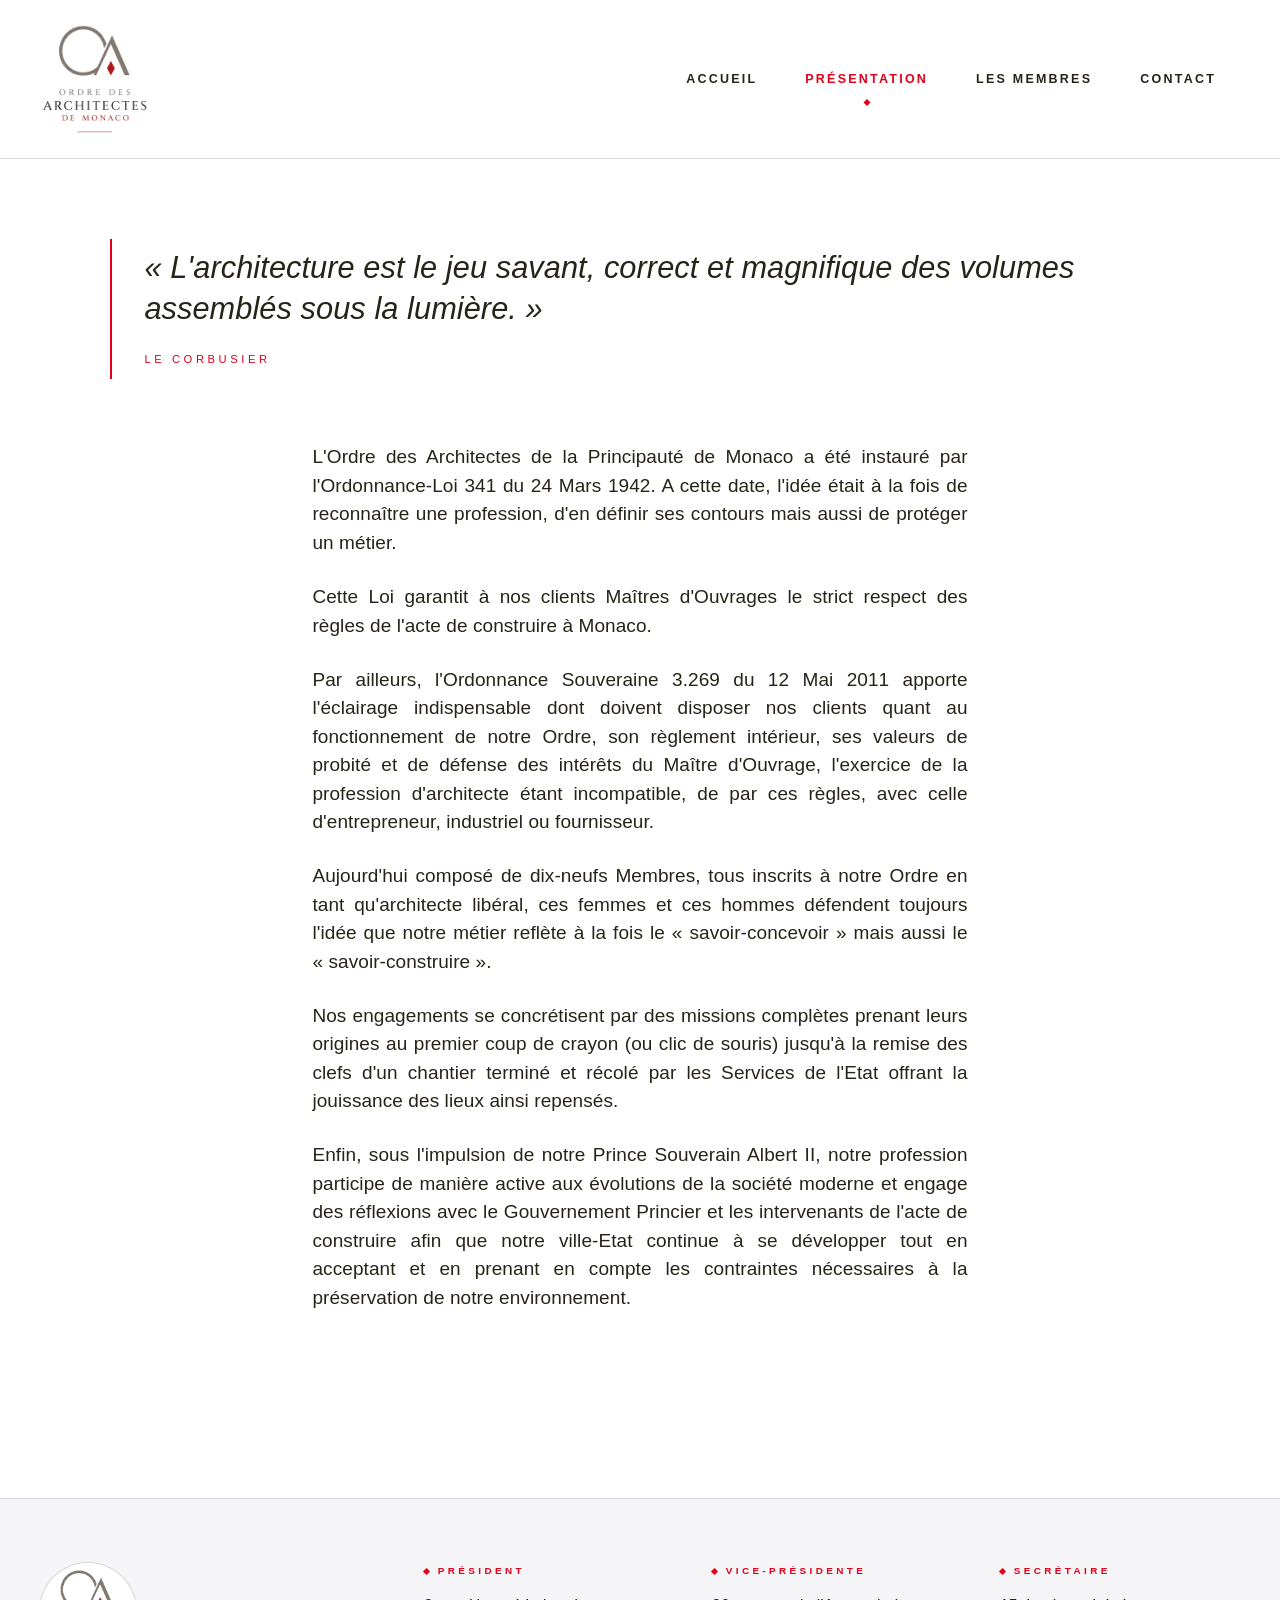
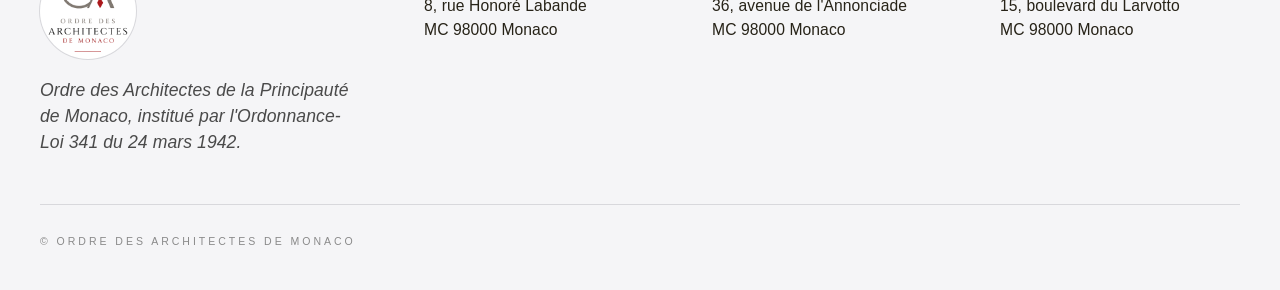
<file: presentation.html>
<!doctype html>
<html lang="fr">
<head>
  <meta charset="utf-8" />
  <meta name="viewport" content="width=device-width, initial-scale=1" />
  <title>Présentation · Ordre des Architectes de Monaco</title>
  <meta name="description" content="Présentation détaillée de l'Ordre des Architectes de la Principauté de Monaco, institué par l'Ordonnance-Loi 341 du 24 mars 1942." />
  <link rel="icon" type="image/png" href="images/logo.png" />
  <link rel="stylesheet" href="styles.css" />
</head>
<body>

  <header class="site-header">
    <div class="header-inner">
      <a href="index.html" class="header-logo" aria-label="Accueil · Ordre des Architectes de Monaco">
        <img src="images/logo.png" alt="Logo de l'Ordre des Architectes de Monaco">
      </a>
      <nav class="site-nav" aria-label="Navigation principale">
        <ul>
          <li><a href="index.html">Accueil</a></li>
          <li><a href="presentation.html" class="is-active">Présentation</a></li>
          <li><a href="membres.html">Les Membres</a></li>
          <li><a href="contact.html">Contact</a></li>
        </ul>
      </nav>
    </div>
  </header>

  <main>
    <article class="page presentation">

      <blockquote class="pull-quote">
        « L'architecture est le jeu savant, correct et magnifique des volumes assemblés sous la lumière. »
        <cite>Le Corbusier</cite>
      </blockquote>

      <section class="prose">
        <p>L'Ordre des Architectes de la Principauté de Monaco a été instauré par l'Ordonnance-Loi 341 du 24 Mars 1942. A cette date, l'idée était à la fois de reconnaître une profession, d'en définir ses contours mais aussi de protéger un métier.</p>

        <p>Cette Loi garantit à nos clients Maîtres d'Ouvrages le strict respect des règles de l'acte de construire à Monaco.</p>

        <p>Par ailleurs, l'Ordonnance Souveraine 3.269 du 12 Mai 2011 apporte l'éclairage indispensable dont doivent disposer nos clients quant au fonctionnement de notre Ordre, son règlement intérieur, ses valeurs de probité et de défense des intérêts du Maître d'Ouvrage, l'exercice de la profession d'architecte étant incompatible, de par ces règles, avec celle d'entrepreneur, industriel ou fournisseur.</p>

        <p>Aujourd'hui composé de dix-neufs Membres, tous inscrits à notre Ordre en tant qu'architecte libéral, ces femmes et ces hommes défendent toujours l'idée que notre métier reflète à la fois le «&nbsp;savoir-concevoir&nbsp;» mais aussi le «&nbsp;savoir-construire&nbsp;».</p>

        <p>Nos engagements se concrétisent par des missions complètes prenant leurs origines au premier coup de crayon (ou clic de souris) jusqu'à la remise des clefs d'un chantier terminé et récolé par les Services de l'Etat offrant la jouissance des lieux ainsi repensés.</p>

        <p>Enfin, sous l'impulsion de notre Prince Souverain Albert II, notre profession participe de manière active aux évolutions de la société moderne et engage des réflexions avec le Gouvernement Princier et les intervenants de l'acte de construire afin que notre ville-Etat continue à se développer tout en acceptant et en prenant en compte les contraintes nécessaires à la préservation de notre environnement.</p>
      </section>

    </article>
  </main>

  <footer class="site-footer">
    <div class="footer-inner">
      <div class="footer-grid">
        <div class="footer-brand">
          <span class="footer-brand__logo"><img src="images/logo.png" alt="Logo de l'Ordre des Architectes de Monaco"></span>
          Ordre des Architectes de la Principauté de Monaco, institué par l'Ordonnance-Loi 341 du 24 mars 1942.
        </div>
        <div class="footer-block">
          <h5>Président</h5>
          <p>8, rue Honoré Labande<br>MC&nbsp;98000 Monaco</p>
        </div>
        <div class="footer-block">
          <h5>Vice-présidente</h5>
          <p>36, avenue de l'Annonciade<br>MC&nbsp;98000 Monaco</p>
        </div>
        <div class="footer-block">
          <h5>Secrétaire</h5>
          <p>15, boulevard du Larvotto<br>MC&nbsp;98000 Monaco</p>
        </div>
      </div>
      <div class="footer-base">
        <span>© Ordre des Architectes de Monaco</span>
      </div>
    </div>
  </footer>

</body>
</html>
</file>
<file: styles.css>
/* ===========================================================
   Ordre des Architectes de Monaco
   Editorial monograph aesthetic — taupe, oxblood, cream
   =========================================================== */

/* GOV.UK uses the proprietary 'GDS Transport'; Arial is the public fallback. */

:root {
  /* Palette: red / navy / white, matching the institutional brand */
  --cream:        #ffffff;   /* page bg */
  --cream-deep:   #f5f5f7;   /* subtle alt bg (hovers, footer) */
  --paper:        #ffffff;   /* card bg */
  --ink:          #272318;   /* body/headline text */
  --taupe:        #4a4a4a;   /* secondary text */
  --taupe-soft:   #8a8a8a;   /* tertiary / labels */
  --taupe-line:   #d8d8dc;   /* hairlines */
  --oxblood:      #e2001a;   /* primary accent (red) */
  --oxblood-deep: #b70618;   /* hover/active red */
  --navy:         #011C60;   /* primary heading / wordmark */
  --navy-mid:     #07478E;   /* secondary blue */

  /* GOV.UK uses a single typeface for everything */
  --serif:    "GDS Transport", arial, sans-serif;
  --serif-it: "GDS Transport", arial, sans-serif;
  --sans:     "GDS Transport", arial, sans-serif;

  --measure: 62ch;
}

/* ----- Reset ----- */
*, *::before, *::after { box-sizing: border-box; }
html { -webkit-font-smoothing: antialiased; -moz-osx-font-smoothing: grayscale; }
body {
  margin: 0;
  background: var(--cream);
  color: var(--ink);
  font-family: var(--sans);
  font-weight: 300;
  font-size: 16px;
  line-height: 1.65;
  letter-spacing: 0.005em;
}

a { color: inherit; text-decoration: none; }
img { max-width: 100%; display: block; }

::selection { background: var(--oxblood); color: var(--cream); }

/* ----- Diamond glyph (reusable) ----- */
.diamond {
  display: inline-block;
  width: 7px;
  height: 7px;
  background: var(--oxblood);
  transform: rotate(45deg);
  vertical-align: middle;
}
.diamond--lg { width: 12px; height: 12px; }
.diamond--xs { width: 5px; height: 5px; }

/* ===========================================================
   HEADER
   =========================================================== */
.site-header {
  padding: 1.5rem 2.5rem;
  border-bottom: 1px solid var(--taupe-line);
  background: var(--cream);
}

.header-inner {
  display: flex;
  align-items: center;
  justify-content: space-between;
  gap: 2rem;
  max-width: 1280px;
  margin: 0 auto;
}

.header-logo {
  display: inline-block;
  line-height: 0;
  flex: 0 0 auto;
}
.header-logo img {
  width: auto;
  height: 110px;
  display: block;
}

/* ----- Nav (inline, right side of header) ----- */
.site-nav { background: transparent; }
.site-nav ul {
  list-style: none;
  margin: 0; padding: 0;
  display: flex;
  align-items: center;
  gap: 0;
}
.site-nav li { position: relative; }
.site-nav a {
  display: block;
  padding: 0.6rem 1.5rem;
  font-family: var(--sans);
  font-size: 0.78rem;
  font-weight: 600;
  letter-spacing: 0.18em;
  text-transform: uppercase;
  color: var(--ink);
  transition: color 200ms ease;
  position: relative;
}
.site-nav a:hover { color: var(--oxblood); }
.site-nav a.is-active { color: var(--oxblood); }
.site-nav a.is-active::after {
  content: '';
  position: absolute;
  left: 50%; bottom: -0.4rem;
  transform: translateX(-50%) rotate(45deg);
  width: 5px; height: 5px;
  background: var(--oxblood);
}

/* ===========================================================
   SHARED PAGE STRUCTURE
   =========================================================== */
main { display: block; }

.page {
  max-width: 1180px;
  margin: 0 auto;
  padding: 5rem 2.5rem 6rem;
}

.eyebrow {
  font-family: var(--sans);
  font-size: 0.7rem;
  letter-spacing: 0.4em;
  text-transform: uppercase;
  color: var(--taupe-soft);
  display: flex;
  align-items: center;
  gap: 0.9rem;
  margin: 0 0 1.5rem;
}
.eyebrow::before {
  content: '';
  width: 32px; height: 1px;
  background: var(--oxblood);
}

.page-title {
  font-family: var(--sans);
  font-weight: 700;
  font-style: normal;
  font-size: clamp(2.2rem, 4.4vw, 3.4rem);
  line-height: 1.0875;
  letter-spacing: 0;
  color: var(--ink);
  margin: 0 0 2.5rem;
  max-width: 24ch;
}
.page-title em {
  font-style: normal;
  color: inherit;
  font-weight: 700;
}
.page-title em {
  font-style: normal;
  color: var(--oxblood);
}

.rule {
  border: 0;
  height: 1px;
  background: var(--taupe-line);
  margin: 4rem 0;
}
.rule--ornament {
  background: transparent;
  height: auto;
  display: flex;
  align-items: center;
  justify-content: center;
  gap: 0.85rem;
  margin: 4rem 0;
}
.rule--ornament::before,
.rule--ornament::after {
  content: '';
  flex: 0 1 120px;
  height: 1px;
  background: var(--taupe-line);
}

/* ===========================================================
   PRESENTATION PAGE
   =========================================================== */
.presentation {
  display: grid;
  grid-template-columns: 1fr;
  gap: 0;
}

.presentation__hero {
  display: grid;
  grid-template-columns: 1fr 1fr;
  gap: 5rem;
  align-items: end;
  margin-bottom: 5rem;
}
.presentation__hero-meta {
  display: flex;
  flex-direction: column;
  gap: 2rem;
  padding-bottom: 0.5rem;
}
.spec-list {
  list-style: none;
  margin: 0; padding: 0;
  font-family: var(--sans);
  font-size: 0.72rem;
  letter-spacing: 0.18em;
  text-transform: uppercase;
  color: var(--taupe);
  line-height: 2.1;
}
.spec-list li {
  display: grid;
  grid-template-columns: 6rem 1fr;
  gap: 1.5rem;
  border-bottom: 1px solid var(--taupe-line);
  padding: 0.55rem 0;
}
.spec-list dt,
.spec-list .spec-key {
  color: var(--taupe-soft);
  letter-spacing: 0.28em;
  font-size: 0.65rem;
}
.spec-list dd,
.spec-list .spec-val {
  margin: 0;
  color: var(--ink);
  letter-spacing: 0.14em;
}

.pull-quote {
  font-family: var(--serif-it);
  font-style: italic;
  font-weight: 400;
  font-size: clamp(1.4rem, 2.4vw, 1.95rem);
  line-height: 1.35;
  color: var(--ink);
  border-left: 2px solid var(--oxblood);
  padding: 0.5rem 0 0.75rem 2rem;
  margin: 0 auto 4rem;
  max-width: var(--measure);
}
.pull-quote cite {
  display: block;
  margin-top: 1.4rem;
  font-family: var(--sans);
  font-style: normal;
  font-size: 0.7rem;
  letter-spacing: 0.32em;
  text-transform: uppercase;
  color: var(--oxblood);
}

.prose {
  max-width: var(--measure);
  margin: 0 auto;
  font-family: var(--sans);
  font-weight: 400;
  font-size: 1.1875rem;
  line-height: 1.5;
  color: var(--ink);
}
.prose p {
  margin: 0 0 1.6rem;
  text-align: justify;
  hyphens: auto;
}
.prose p:first-of-type::first-letter {
  /* GOV.UK style: no decorative drop cap */
  font-size: inherit;
  font-weight: inherit;
  float: none;
  color: inherit;
  padding: 0;
}

.colophon {
  max-width: var(--measure);
  margin: 4rem auto 0;
  display: grid;
  grid-template-columns: repeat(3, 1fr);
  gap: 2rem;
  font-family: var(--sans);
  font-size: 0.72rem;
  letter-spacing: 0.14em;
  color: var(--taupe);
}
.colophon h4 {
  margin: 0 0 0.6rem;
  font-family: var(--sans);
  font-weight: 500;
  font-size: 0.64rem;
  letter-spacing: 0.32em;
  text-transform: uppercase;
  color: var(--oxblood);
}
.colophon p { margin: 0; line-height: 1.55; }

/* ===========================================================
   MEMBRES PAGE
   =========================================================== */
.members-section + .members-section {
  margin-top: 5rem;
}

.section-head {
  display: grid;
  grid-template-columns: auto 1fr auto;
  align-items: baseline;
  gap: 1.5rem;
  padding-bottom: 1.25rem;
  border-bottom: 1px solid var(--taupe-line);
  margin-bottom: 3rem;
}
.section-head__num {
  font-family: var(--serif-it);
  font-style: italic;
  font-size: 0.95rem;
  color: var(--oxblood);
  letter-spacing: 0.1em;
}
.section-head__title {
  font-family: var(--sans);
  font-weight: 700;
  font-size: clamp(1.5rem, 2.4vw, 1.9rem);
  letter-spacing: 0;
  color: var(--ink);
  margin: 0;
}
.section-head__count {
  font-family: var(--sans);
  font-size: 0.7rem;
  letter-spacing: 0.3em;
  text-transform: uppercase;
  color: var(--taupe-soft);
}

.member-grid {
  list-style: none;
  margin: 0; padding: 0;
  display: grid;
  grid-template-columns: repeat(4, 1fr);
  gap: 1px;
  background: var(--taupe-line);
  border: 1px solid var(--taupe-line);
}
.member-grid > li {
  display: flex;
  cursor: pointer;
}

.member {
  /* Button reset */
  appearance: none;
  border: 0;
  font: inherit;
  color: inherit;
  cursor: pointer;
  width: 100%;
  flex: 1;

  background: var(--paper);
  padding: 2.25rem 1.75rem 2rem;
  display: flex;
  flex-direction: column;
  align-items: center;
  text-align: center;
  transition: background 350ms ease;
  position: relative;
}
.member:hover { background: var(--cream-deep); }
.member *,
.member *::before,
.member *::after { pointer-events: none; }
.member:focus-visible {
  outline: 1px solid var(--oxblood);
  outline-offset: -3px;
}

.member__portrait {
  width: 112px;
  height: 112px;
  border-radius: 50%;
  overflow: hidden;
  background: var(--cream-deep);
  margin-bottom: 1.35rem;
  position: relative;
  filter: grayscale(100%) contrast(0.95);
  transition: filter 600ms ease;
}
.member:hover .member__portrait {
  filter: grayscale(0%) contrast(1);
}
.member__portrait::after {
  /* hairline ring */
  content: '';
  position: absolute; inset: 0;
  border-radius: 50%;
  box-shadow: inset 0 0 0 1px rgba(42,37,33,0.08);
}
.member__portrait img {
  width: 100%; height: 100%;
  object-fit: cover;
}

.member__name {
  font-family: var(--serif);
  font-weight: 400;
  font-size: 1.05rem;
  line-height: 1.25;
  letter-spacing: 0.04em;
  color: var(--ink);
  margin: 0;
}
.member__name strong {
  font-weight: 500;
  text-transform: uppercase;
  letter-spacing: 0.08em;
  font-size: 0.92rem;
}
.member__name .given {
  display: block;
  font-style: italic;
  font-family: var(--serif-it);
  color: var(--taupe);
  font-size: 0.95rem;
  margin-bottom: 0.15rem;
  letter-spacing: 0.02em;
}

.member__role {
  margin-top: 0.7rem;
  font-family: var(--sans);
  font-size: 0.62rem;
  letter-spacing: 0.32em;
  text-transform: uppercase;
  color: var(--oxblood);
  display: inline-flex;
  align-items: center;
  gap: 0.55rem;
}
.member__role::before {
  content: '';
  width: 5px; height: 5px;
  background: var(--oxblood);
  transform: rotate(45deg);
  display: inline-block;
}

/* ===========================================================
   CONTACT PAGE
   =========================================================== */
.contact {
  display: grid;
  grid-template-columns: 0.85fr 1.15fr;
  gap: 5rem;
  align-items: start;
}

.contact__aside {
  border-top: 1px solid var(--oxblood);
  padding-top: 2rem;
}
.contact__aside p {
  font-family: var(--serif);
  font-size: 1.15rem;
  line-height: 1.6;
  color: var(--taupe);
  margin: 0 0 2rem;
  max-width: 28ch;
}
.contact-coords {
  list-style: none;
  margin: 2.5rem 0 0;
  padding: 0;
  display: flex;
  flex-direction: column;
  gap: 1.5rem;
}
.contact-coords li {
  border-top: 1px solid var(--taupe-line);
  padding-top: 1rem;
}
.contact-coords h4 {
  font-family: var(--sans);
  font-weight: 500;
  font-size: 0.64rem;
  letter-spacing: 0.32em;
  text-transform: uppercase;
  color: var(--oxblood);
  margin: 0 0 0.4rem;
}
.contact-coords p {
  margin: 0;
  font-family: var(--serif);
  font-size: 1rem;
  color: var(--ink);
  line-height: 1.5;
}

.form {
  display: grid;
  gap: 1.75rem;
}
.field {
  display: flex;
  flex-direction: column;
  gap: 0.45rem;
}
.field--inline {
  display: grid;
  grid-template-columns: 1fr 1fr;
  gap: 1.75rem;
}
.field--inline > .field { margin: 0; }

.field label {
  font-family: var(--sans);
  font-size: 0.66rem;
  letter-spacing: 0.3em;
  text-transform: uppercase;
  color: var(--taupe);
  display: flex;
  align-items: center;
  gap: 0.55rem;
}
.field label .req {
  color: var(--oxblood);
  font-family: var(--serif);
  font-style: italic;
  letter-spacing: 0;
  font-size: 0.9rem;
}

.input,
.textarea,
.select {
  width: 100%;
  background: transparent;
  border: 0;
  border-bottom: 1px solid var(--taupe-line);
  padding: 0.85rem 0;
  font-family: var(--serif);
  font-size: 1.15rem;
  color: var(--ink);
  outline: none;
  transition: border-color 200ms ease;
  border-radius: 0;
}
.input::placeholder,
.textarea::placeholder {
  color: var(--taupe-soft);
  font-style: italic;
  opacity: 0.65;
}
.input:focus,
.textarea:focus,
.select:focus {
  border-bottom-color: var(--oxblood);
}
.textarea {
  resize: vertical;
  min-height: 8rem;
  line-height: 1.55;
}
.select {
  appearance: none;
  background-image: linear-gradient(45deg, transparent 50%, var(--oxblood) 50%),
                    linear-gradient(135deg, var(--oxblood) 50%, transparent 50%);
  background-position: calc(100% - 18px) center, calc(100% - 12px) center;
  background-size: 6px 6px;
  background-repeat: no-repeat;
  padding-right: 2rem;
}

.form__actions {
  display: flex;
  justify-content: space-between;
  align-items: center;
  margin-top: 1rem;
  gap: 2rem;
  flex-wrap: wrap;
}
.form__notice {
  font-family: var(--serif-it);
  font-style: italic;
  font-size: 0.95rem;
  color: var(--taupe);
  margin: 0;
  max-width: 30ch;
}

.btn {
  display: inline-flex;
  align-items: center;
  gap: 1.1rem;
  background: transparent;
  border: 1px solid var(--ink);
  color: var(--ink);
  padding: 1.05rem 2rem;
  font-family: var(--sans);
  font-size: 0.7rem;
  letter-spacing: 0.32em;
  text-transform: uppercase;
  cursor: pointer;
  transition: background 250ms ease, color 250ms ease, border-color 250ms ease;
  position: relative;
}
.btn::after {
  content: '';
  width: 6px; height: 6px;
  background: var(--oxblood);
  transform: rotate(45deg);
  transition: background 250ms ease;
}
.btn:hover {
  background: var(--ink);
  color: var(--cream);
  border-color: var(--ink);
}
.btn:hover::after { background: var(--cream); }

/* ===========================================================
   FOOTER
   =========================================================== */
.site-footer {
  border-top: 1px solid var(--taupe-line);
  background: var(--cream-deep);
  padding: 4rem 2.5rem 2.5rem;
  margin-top: 4rem;
}
.footer-inner {
  max-width: 1280px;
  margin: 0 auto;
}

.footer-grid {
  display: grid;
  grid-template-columns: 1.4fr repeat(3, 1fr);
  gap: 3rem;
  padding-bottom: 3rem;
  border-bottom: 1px solid var(--taupe-line);
}

.footer-brand {
  font-family: var(--serif);
  font-style: italic;
  font-size: 1.1rem;
  line-height: 1.5;
  color: var(--taupe);
  max-width: 32ch;
}
.footer-brand__logo {
  display: flex;
  align-items: center;
  justify-content: center;
  width: 96px;
  height: 96px;
  background: #fff;
  border-radius: 50%;
  margin: 0 0 1.1rem;
  box-shadow: 0 0 0 1px var(--taupe-line);
}
.footer-brand__logo img {
  width: 88%;
  height: 88%;
  object-fit: contain;
  display: block;
}
.footer-brand strong {
  display: block;
  font-style: normal;
  font-family: var(--serif);
  font-size: 1.05rem;
  letter-spacing: 0.32em;
  text-transform: uppercase;
  color: var(--ink);
  margin-bottom: 0.8rem;
  font-weight: 400;
}

.footer-block h5 {
  font-family: var(--sans);
  font-size: 0.62rem;
  letter-spacing: 0.34em;
  text-transform: uppercase;
  color: var(--oxblood);
  margin: 0 0 0.9rem;
  display: flex;
  align-items: center;
  gap: 0.55rem;
}
.footer-block h5::before {
  content: '';
  width: 5px; height: 5px;
  background: var(--oxblood);
  transform: rotate(45deg);
  display: inline-block;
}
.footer-block p {
  margin: 0;
  font-family: var(--serif);
  font-size: 0.98rem;
  line-height: 1.55;
  color: var(--ink);
}

.footer-base {
  display: flex;
  justify-content: space-between;
  align-items: center;
  padding-top: 1.75rem;
  font-family: var(--sans);
  font-size: 0.66rem;
  letter-spacing: 0.28em;
  text-transform: uppercase;
  color: var(--taupe-soft);
  gap: 2rem;
  flex-wrap: wrap;
}

/* ===========================================================
   RESPONSIVE
   =========================================================== */
@media (max-width: 900px) {
  .header-inner {
    flex-wrap: wrap;
    justify-content: center;
    gap: 1rem;
  }
  .header-logo img { height: 56px; }

  .site-nav a { padding: 0.55rem 0.9rem; font-size: 0.7rem; letter-spacing: 0.14em; }

  .presentation__hero {
    grid-template-columns: 1fr;
    gap: 3rem;
  }
  .pull-quote { max-width: 100%; }

  .colophon { grid-template-columns: 1fr; gap: 1.5rem; }

  .member-grid { grid-template-columns: repeat(2, 1fr); }

  .contact { grid-template-columns: 1fr; gap: 3rem; }

  .footer-grid { grid-template-columns: 1fr 1fr; gap: 2rem; }
  .footer-brand { grid-column: 1 / -1; }

  .page { padding: 3.5rem 1.5rem 4rem; }
  .site-header { padding: 1.75rem 1.5rem 1.25rem; }
  .site-footer { padding: 3rem 1.5rem 2rem; }
}

@media (max-width: 560px) {
  .field--inline { grid-template-columns: 1fr; }
  .member-grid { grid-template-columns: 1fr; }
  .footer-grid { grid-template-columns: 1fr; }
  .footer-base { flex-direction: column; align-items: flex-start; }
  .prose { font-size: 1.08rem; }
  .prose p:first-of-type::first-letter { font-size: 3.4em; }
}

/* ===========================================================
   PAGE LEDE (subtitle under page-title)
   =========================================================== */
.page-lede {
  font-family: var(--serif-it);
  font-style: italic;
  font-size: 1.15rem;
  color: var(--taupe);
  margin: -1.5rem 0 3rem;
  max-width: 50ch;
}

/* ===========================================================
   MEMBER MODAL
   =========================================================== */
html.modal-open { overflow: hidden; }

/* Ensure [hidden] always wins over our display rules */
[hidden] { display: none !important; }

.modal {
  position: fixed;
  inset: 0;
  z-index: 100;
  display: grid;
  place-items: center;
  padding: 2rem 1.25rem;
  opacity: 0;
  transition: opacity 240ms ease;
}
.modal.is-open { opacity: 1; }

.modal__backdrop {
  position: absolute;
  inset: 0;
  background: rgba(42, 37, 33, 0.62);
  /* faint paper texture overlay */
  backdrop-filter: blur(2px);
  -webkit-backdrop-filter: blur(2px);
  cursor: pointer;
}

.modal__dialog {
  position: relative;
  width: min(720px, 100%);
  max-height: calc(100vh - 4rem);
  overflow: auto;
  background: var(--paper);
  border: 1px solid var(--taupe-line);
  /* faint shadow only */
  box-shadow: 0 30px 60px -20px rgba(42,37,33,0.35);
  transform: translateY(8px) scale(0.985);
  transition: transform 320ms cubic-bezier(.2,.7,.2,1);
  /* inset diamond corner ornament — top-left */
  background-image:
    linear-gradient(45deg, transparent 49.5%, var(--oxblood) 49.5%, var(--oxblood) 50.5%, transparent 50.5%);
  background-size: 14px 14px;
  background-position: 18px 18px;
  background-repeat: no-repeat;
}
.modal.is-open .modal__dialog {
  transform: translateY(0) scale(1);
}

.modal__close {
  position: absolute;
  top: 0.65rem;
  right: 0.65rem;
  width: 2.5rem;
  height: 2.5rem;
  background: transparent;
  border: 0;
  color: var(--taupe);
  font-size: 1.85rem;
  line-height: 1;
  cursor: pointer;
  display: grid;
  place-items: center;
  font-family: var(--serif);
  transition: color 200ms ease, transform 200ms ease;
  z-index: 2;
}
.modal__close:hover { color: var(--oxblood); transform: rotate(90deg); }
.modal__close:focus-visible { outline: 1px solid var(--oxblood); outline-offset: 2px; }

.modal__content { padding: 3rem 3rem 2.75rem; }

/* ----- Member detail panel ----- */
.member-panel__inner {
  display: grid;
  grid-template-columns: 132px 1fr;
  gap: 2.5rem;
  align-items: start;
}

.member-panel__portrait {
  width: 132px;
  height: 132px;
  border-radius: 50%;
  overflow: hidden;
  background: var(--cream-deep);
  position: relative;
  filter: grayscale(100%) contrast(0.95);
}
.member-panel__portrait::after {
  content: '';
  position: absolute; inset: 0;
  border-radius: 50%;
  box-shadow: inset 0 0 0 1px rgba(42,37,33,0.08);
}
.member-panel__portrait img {
  width: 100%; height: 100%;
  object-fit: cover;
}

.member-panel__name {
  font-family: var(--serif);
  font-weight: 400;
  font-size: 1.7rem;
  line-height: 1.15;
  letter-spacing: 0.02em;
  margin: 0 0 0.5rem;
  color: var(--navy);
}
.member-panel__name .given {
  display: block;
  font-family: var(--serif-it);
  font-style: italic;
  font-weight: 400;
  font-size: 1.25rem;
  color: var(--taupe);
  margin-bottom: 0.15rem;
}
.member-panel__name strong {
  font-weight: 500;
  text-transform: uppercase;
  letter-spacing: 0.08em;
  font-size: 1.45rem;
}

.member-panel__role {
  display: inline-flex;
  align-items: center;
  gap: 0.6rem;
  font-family: var(--sans);
  font-size: 0.65rem;
  letter-spacing: 0.32em;
  text-transform: uppercase;
  color: var(--oxblood);
  margin: 0 0 1.75rem;
}
.member-panel__role::before {
  content: '';
  width: 6px; height: 6px;
  background: var(--oxblood);
  transform: rotate(45deg);
}

.member-panel__list {
  margin: 1.5rem 0 0;
  padding: 1.5rem 0 0;
  border-top: 1px solid var(--taupe-line);
}
.member-panel__list > div {
  display: grid;
  grid-template-columns: 8.5rem 1fr;
  gap: 1.5rem;
  align-items: baseline;
  padding: 0.9rem 0;
  border-bottom: 1px solid var(--taupe-line);
}
.member-panel__list > div:last-child { border-bottom: 0; }
.member-panel__list dt {
  font-family: var(--sans);
  font-size: 0.62rem;
  font-weight: 500;
  letter-spacing: 0.28em;
  text-transform: uppercase;
  color: var(--taupe-soft);
}
.member-panel__list dd {
  margin: 0;
  font-family: var(--serif);
  font-size: 1.05rem;
  line-height: 1.5;
  color: var(--ink);
}
.member-panel__list dd a {
  color: var(--oxblood);
  border-bottom: 1px solid transparent;
  transition: border-color 200ms ease;
  word-break: break-word;
}
.member-panel__list dd a:hover { border-bottom-color: var(--oxblood); }

/* Don't render hidden source panels in the offscreen container */
.member-panels { display: none; }

/* Responsive modal */
@media (max-width: 640px) {
  .modal__content { padding: 2rem 1.5rem 1.75rem; }
  .modal__dialog { background-position: 12px 12px; }
  .member-panel__inner {
    grid-template-columns: 1fr;
    gap: 1.5rem;
    justify-items: start;
  }
  .member-panel__portrait { width: 96px; height: 96px; }
  .member-panel__list > div {
    grid-template-columns: 1fr;
    gap: 0.35rem;
    padding: 0.85rem 0;
  }
  .member-panel__name { font-size: 1.45rem; }
  .member-panel__name strong { font-size: 1.25rem; }
}

/* ===========================================================
   HOMEPAGE
   =========================================================== */
.home-hero {
  position: relative;
  width: 100%;
  background: #fff;
}
.home-hero__inner {
  max-width: 1180px;
  margin: 0 auto;
  padding: 4.5rem 2.5rem 3rem;
  position: relative;
}
.home-hero__inner::before {
  /* small red accent line on the left edge */
  content: '';
  position: absolute;
  left: 0; bottom: 0;
  width: 90px;
  height: 2px;
  background: var(--oxblood);
}
.home-hero__title {
  font-family: var(--sans);
  font-weight: 400;
  margin: 0 0 2rem;
  letter-spacing: -0.02em;
  line-height: 1.02;
}
.home-hero__title-line1 {
  display: block;
  font-weight: 400;
  font-size: clamp(2.2rem, 4.4vw, 3.8rem);
  color: var(--ink);
  margin-bottom: 0.15em;
}
.home-hero__title-line2 {
  display: block;
  font-weight: 700;
  font-size: clamp(2.8rem, 6vw, 5.4rem);
  color: var(--oxblood);
  letter-spacing: -0.025em;
}
.home-hero__title-since {
  display: block;
  font-weight: 400;
  font-size: clamp(2.2rem, 4.4vw, 3.8rem);
  letter-spacing: -0.02em;
  color: var(--taupe-soft);
}
.home-hero__lede {
  font-family: var(--serif);
  font-size: clamp(1.1rem, 1.4vw, 1.25rem);
  line-height: 1.55;
  color: var(--ink);
  margin: 0;
  max-width: 64ch;
}
.home-hero__image {
  margin: 0;
  width: 100%;
  height: clamp(280px, 42vh, 460px);
  overflow: hidden;
}
.home-hero__image img {
  width: 100%;
  height: 100%;
  object-fit: cover;
  display: block;
}

/* ----- Filled button variant ----- */
.btn--filled {
  background: var(--oxblood);
  border-color: var(--oxblood);
  color: #fff;
}
.btn--filled::after { background: #fff; }
.btn--filled:hover {
  background: var(--oxblood-deep);
  border-color: var(--oxblood-deep);
  color: #fff;
}
.btn--filled:hover::after { background: #fff; }

/* ----- Pillars ----- */
.home-pillars,
.home-entries {
  max-width: 1180px;
  margin: 0 auto;
  padding: 5rem 2.5rem 0;
}

.pillar-grid {
  display: grid;
  grid-template-columns: repeat(3, 1fr);
  gap: 0;
  border-top: 1px solid var(--taupe-line);
  border-left: 1px solid var(--taupe-line);
}
.pillar {
  padding: 2.5rem 2rem;
  border-right: 1px solid var(--taupe-line);
  border-bottom: 1px solid var(--taupe-line);
  background: #fff;
  position: relative;
}
.pillar__title {
  display: flex;
  align-items: center;
  gap: 0.7rem;
  font-family: var(--serif);
  font-weight: 400;
  font-size: 1.6rem;
  letter-spacing: 0.04em;
  color: var(--navy);
  margin: 0 0 0.85rem;
  text-transform: uppercase;
}
.pillar__mark {
  display: inline-block;
  width: 9px;
  height: 9px;
  background: var(--oxblood);
  transform: rotate(45deg);
  flex: 0 0 auto;
}
.pillar__body {
  margin: 0;
  font-family: var(--serif);
  font-size: 1.05rem;
  line-height: 1.6;
  color: var(--ink);
}

/* ----- Entry tiles ----- */
.entry-grid {
  list-style: none;
  margin: 0; padding: 0;
  display: grid;
  grid-template-columns: repeat(3, 1fr);
  gap: 0;
  border-top: 1px solid var(--taupe-line);
  border-left: 1px solid var(--taupe-line);
}
.entry-grid > li { display: flex; }

.entry {
  display: flex;
  flex-direction: column;
  flex: 1;
  padding: 2.5rem 2rem 2.25rem;
  border-right: 1px solid var(--taupe-line);
  border-bottom: 1px solid var(--taupe-line);
  background: #fff;
  text-decoration: none;
  position: relative;
  transition: background 250ms ease;
  min-height: 16rem;
}
.entry:hover { background: var(--cream-deep); }
.entry:hover .entry__arrow {
  transform: translateX(0.45rem);
  color: var(--oxblood);
}
.entry__num {
  font-family: var(--serif-it);
  font-style: italic;
  font-size: 0.95rem;
  letter-spacing: 0.1em;
  color: var(--oxblood);
  margin-bottom: 1.5rem;
}
.entry__title {
  font-family: var(--serif);
  font-weight: 400;
  font-size: 1.7rem;
  letter-spacing: 0.04em;
  color: var(--navy);
  margin: 0 0 0.8rem;
  text-transform: uppercase;
}
.entry__desc {
  margin: 0 0 auto;
  font-family: var(--serif);
  font-size: 1.02rem;
  line-height: 1.55;
  color: var(--ink);
}
.entry__arrow {
  align-self: flex-start;
  margin-top: 1.75rem;
  font-family: var(--sans);
  font-size: 1.5rem;
  color: var(--navy);
  transition: transform 250ms ease, color 250ms ease;
}

/* ----- Homepage responsive ----- */
@media (max-width: 900px) {
  .home-hero__inner { padding: 3rem 1.5rem 2.5rem; }
  .home-hero__image { height: clamp(220px, 40vh, 340px); }
  .home-pillars,
  .home-entries {
    padding: 3.5rem 1.5rem 0;
  }
  .pillar-grid,
  .entry-grid {
    grid-template-columns: 1fr;
  }
  .entry { min-height: auto; }
}
</file>
